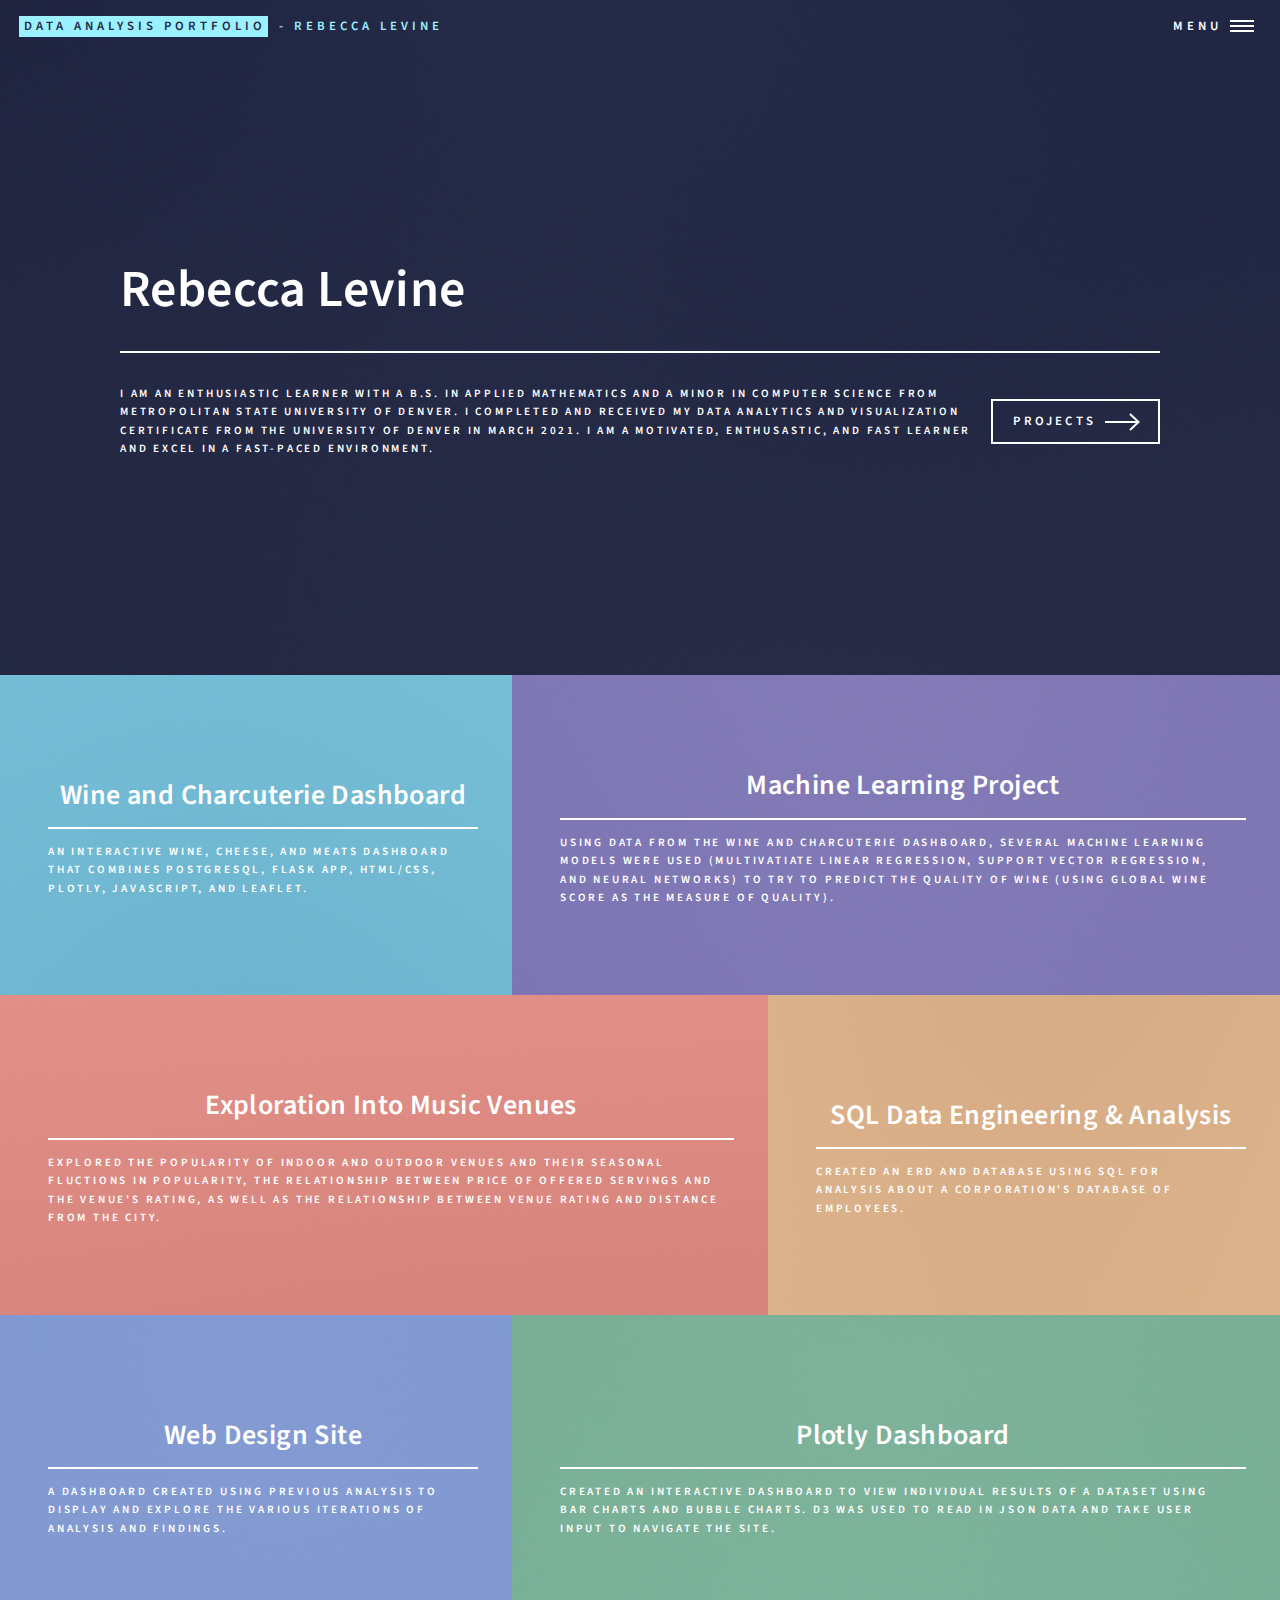
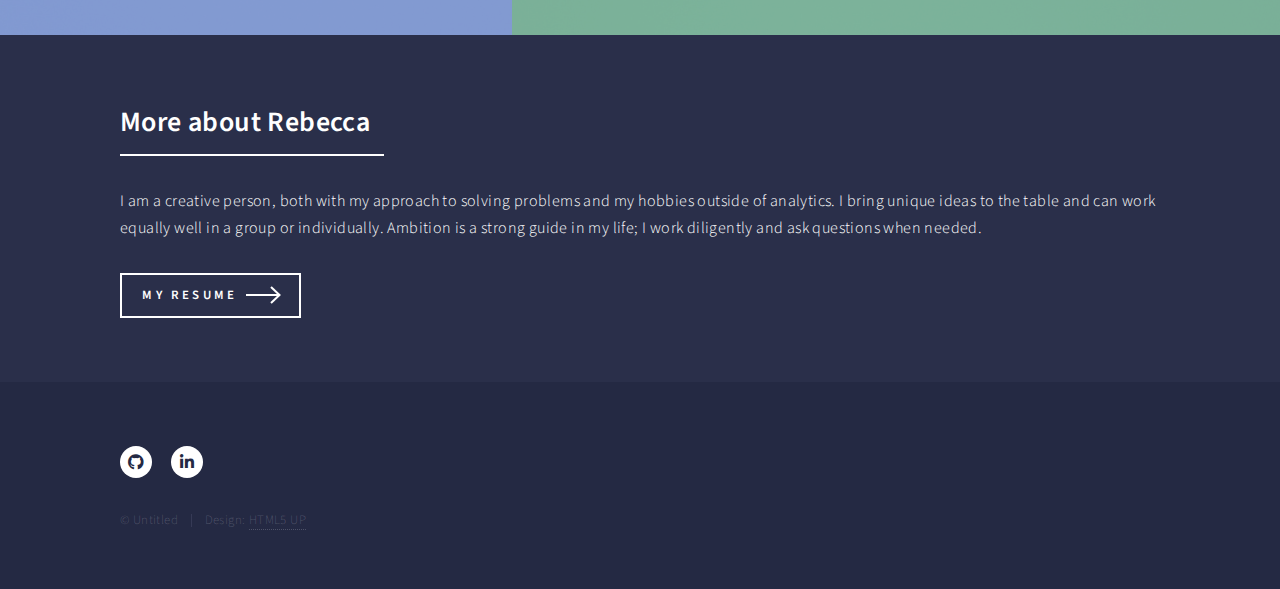
<file: index.html>
<!DOCTYPE HTML>
<!--
	Forty by HTML5 UP
	html5up.net | @ajlkn
	Free for personal and commercial use under the CCA 3.0 license (html5up.net/license)
-->
<html>
	<head>
		<title>Rebecca Levine Portfolio</title>
		<meta charset="utf-8" />
		<meta name="viewport" content="width=device-width, initial-scale=1, user-scalable=no" />
		<link rel="stylesheet" href="assets/css/main.css" />
		<noscript><link rel="stylesheet" href="assets/css/noscript.css" /></noscript>
	</head>
	<body class="is-preload">

		<!-- Wrapper -->
			<div id="wrapper">

				<!-- Header -->
					<header id="header" class="alt">
						<a href="index.html" class="logo"><strong>Data Analysis Portfolio</strong> <span>- Rebecca Levine</span></a>
						<nav>
							<a href="#menu">Menu</a>
						</nav>
					</header>

				<!-- Menu -->
					<nav id="menu">
						<ul class="links">
							<li><a href="index.html">Portfolio</a></li>
							<li><a href="generic.html">Resume</a></li>
							<!-- <li><a href="#">Links</a></li> -->
							<!-- <li><a href="elements.html">Elements</a></li> -->
						</ul>
						<!-- <ul class="actions stacked">
							<li><a href="#" class="button primary fit">Get Started</a></li>
							<li><a href="#" class="button fit">Log In</a></li>
						</ul> -->
					</nav>

				<!-- Banner -->
					<section id="banner" class="major">
						<div class="inner">
							<header class="major">
								<h1>Rebecca Levine</h1>
							</header>
							<div class="content">
								<p>I am an enthusiastic learner with a B.S. in Applied Mathematics and a minor in Computer Science from Metropolitan State University of Denver. I completed and received my Data Analytics and Visualization Certificate from the University of Denver in March 2021. I am a motivated, enthusastic, and fast learner and excel in a fast-paced environment.  </p>
								<ul class="actions">
									<li><a href="#one" class="button next scrolly">Projects</a></li>
								</ul>
							</div>
						</div>
					</section>

				<!-- Main -->
					<div id="main">

						<!-- One -->
							<section id="one" class="tiles">
								<article>
									<span class="image">
										<img src="images/pic01.jpg" alt="" />
									</span>
									<header class="major">
										<h3><a href="https://github.com/TempestCampbell/Wine-and-Charcuterie-Board.git" class="link">Wine and Charcuterie Dashboard</a></h3>
										<p>An interactive wine, cheese, and meats dashboard that combines PostgreSQL, Flask App, HTML/CSS, Plotly, JavaScript, and Leaflet.</p>
									</header>
								</article>
								<article>
									<span class="image">
										<img src="images/pic02.jpg" alt="" />
									</span>
									<header class="major">
										<h3><a href="https://github.com/TempestCampbell/Machine-Learning-Project.git" class="link">Machine Learning Project</a></h3>
										<p>Using data from the Wine and Charcuterie Dashboard, several machine learning models were used (Multivatiate Linear Regression, Support Vector Regression, and Neural Networks) to try to predict the quality of wine (using Global Wine Score as the measure of quality).</p>
									</header>
								</article>
								<article>
									<span class="image">
										<img src="images/pic03.jpg" alt="" />
									</span>
									<header class="major">
										<h3><a href="https://github.com/mattyk33/Exploration-Into-Music-Venues.git" class="link">Exploration Into Music Venues</a></h3>
										<p>Explored the popularity of indoor and outdoor venues and their seasonal fluctions in popularity, the relationship between price of offered servings and the venue's rating, as well as the relationship between venue rating and distance from the city. </p>
									</header>
								</article>
								<article>
									<span class="image">
										<img src="images/pic04.jpg" alt="" />
									</span>
									<header class="major">
										<h3><a href="https://github.com/RBLevine/SQL-Data-Engineering-and-Analysis.git" class="link">SQL Data Engineering & Analysis</a></h3>
										<p>Created an ERD and database using SQL for analysis about a corporation's database of employees.</p>
									</header>
								</article>
								<article>
									<span class="image">
										<img src="images/pic05.jpg" alt="" />
									</span>
									<header class="major">
										<h3><a href="https://github.com/RBLevine/Web-Design.git" class="link">Web Design Site</a></h3>
										<p>A dashboard created using previous analysis to display and explore the various iterations of analysis and findings.</p>
									</header>
								</article>
								<article>
									<span class="image">
										<img src="images/pic06.jpg" alt="" />
									</span>
									<header class="major">
										<h3><a href="https://github.com/RBLevine/Plotly-Dashboard.git" class="link">Plotly Dashboard</a></h3>
										<p>Created an interactive dashboard to view individual results of a dataset using bar charts and bubble charts. D3 was used to read in JSON data and take user input to navigate the site.</p>
									</header>
								</article>
							</section>

						<!-- Two -->
							<section id="two">
								<div class="inner">
									<header class="major">
										<h2>More about Rebecca</h2>
									</header>
									<p>I am a creative person, both with my approach to solving problems and my hobbies outside of analytics. I bring unique ideas to the table and can work equally well in a group or individually. Ambition is a strong guide in my life; I work diligently and ask questions when needed.</p>
									<ul class="actions">
										<li><a href="generic.html" class="button next">My Resume</a></li>
									</ul>
								</div>
							</section>

					</div>

				<!-- Contact
					<section id="contact">
						<div class="inner">
							<section>
								<form method="post" action="#">
									<div class="fields">
										<div class="field half">
											<label for="name">Name</label>
											<input type="text" name="name" id="name" />
										</div>
										<div class="field half">
											<label for="email">Email</label>
											<input type="text" name="email" id="email" />
										</div>
										<div class="field">
											<label for="message">Message</label>
											<textarea name="message" id="message" rows="6"></textarea>
										</div>
									</div>
									<ul class="actions">
										<li><input type="submit" value="Send Message" class="primary" /></li>
										<li><input type="reset" value="Clear" /></li>
									</ul>
								</form>
							</section>
							<section class="split">
								<section>
									<div class="contact-method">
										<span class="icon solid alt fa-envelope"></span>
										<h3>Email</h3>
										<a href="#">information@untitled.tld</a>
									</div>
								</section>
								<section>
									<div class="contact-method">
										<span class="icon solid alt fa-phone"></span>
										<h3>Phone</h3>
										<span>(000) 000-0000 x12387</span>
									</div>
								</section>
								<section>
									<div class="contact-method">
										<span class="icon solid alt fa-home"></span>
										<h3>Address</h3>
										<span>1234 Somewhere Road #5432<br />
										Nashville, TN 00000<br />
										United States of America</span>
									</div>
								</section>
							</section>
						</div>
					</section> -->

				<!-- Footer -->
					<footer id="footer">
						<div class="inner">
							<ul class="icons">
								<!-- <li><a href="#" class="icon brands alt fa-twitter"><span class="label">Twitter</span></a></li> -->
								<!-- <li><a href="#" class="icon brands alt fa-facebook-f"><span class="label">Facebook</span></a></li> -->
								<!-- <li><a href="#" class="icon brands alt fa-instagram"><span class="label">Instagram</span></a></li> -->
								<li><a href="https://github.com/RBLevine" class="icon brands alt fa-github"><span class="label">GitHub</span></a></li>
								<li><a href="https://www.linkedin.com/in/rebecca-levine-778500153/" class="icon brands alt fa-linkedin-in"><span class="label">LinkedIn</span></a></li>
							</ul>
							<ul class="copyright">
								<li>&copy; Untitled</li><li>Design: <a href="https://html5up.net">HTML5 UP</a></li>
							</ul>
						</div>
					</footer>

			</div>

		<!-- Scripts -->
			<script src="assets/js/jquery.min.js"></script>
			<script src="assets/js/jquery.scrolly.min.js"></script>
			<script src="assets/js/jquery.scrollex.min.js"></script>
			<script src="assets/js/browser.min.js"></script>
			<script src="assets/js/breakpoints.min.js"></script>
			<script src="assets/js/util.js"></script>
			<script src="assets/js/main.js"></script>

	</body>
</html>
</file>
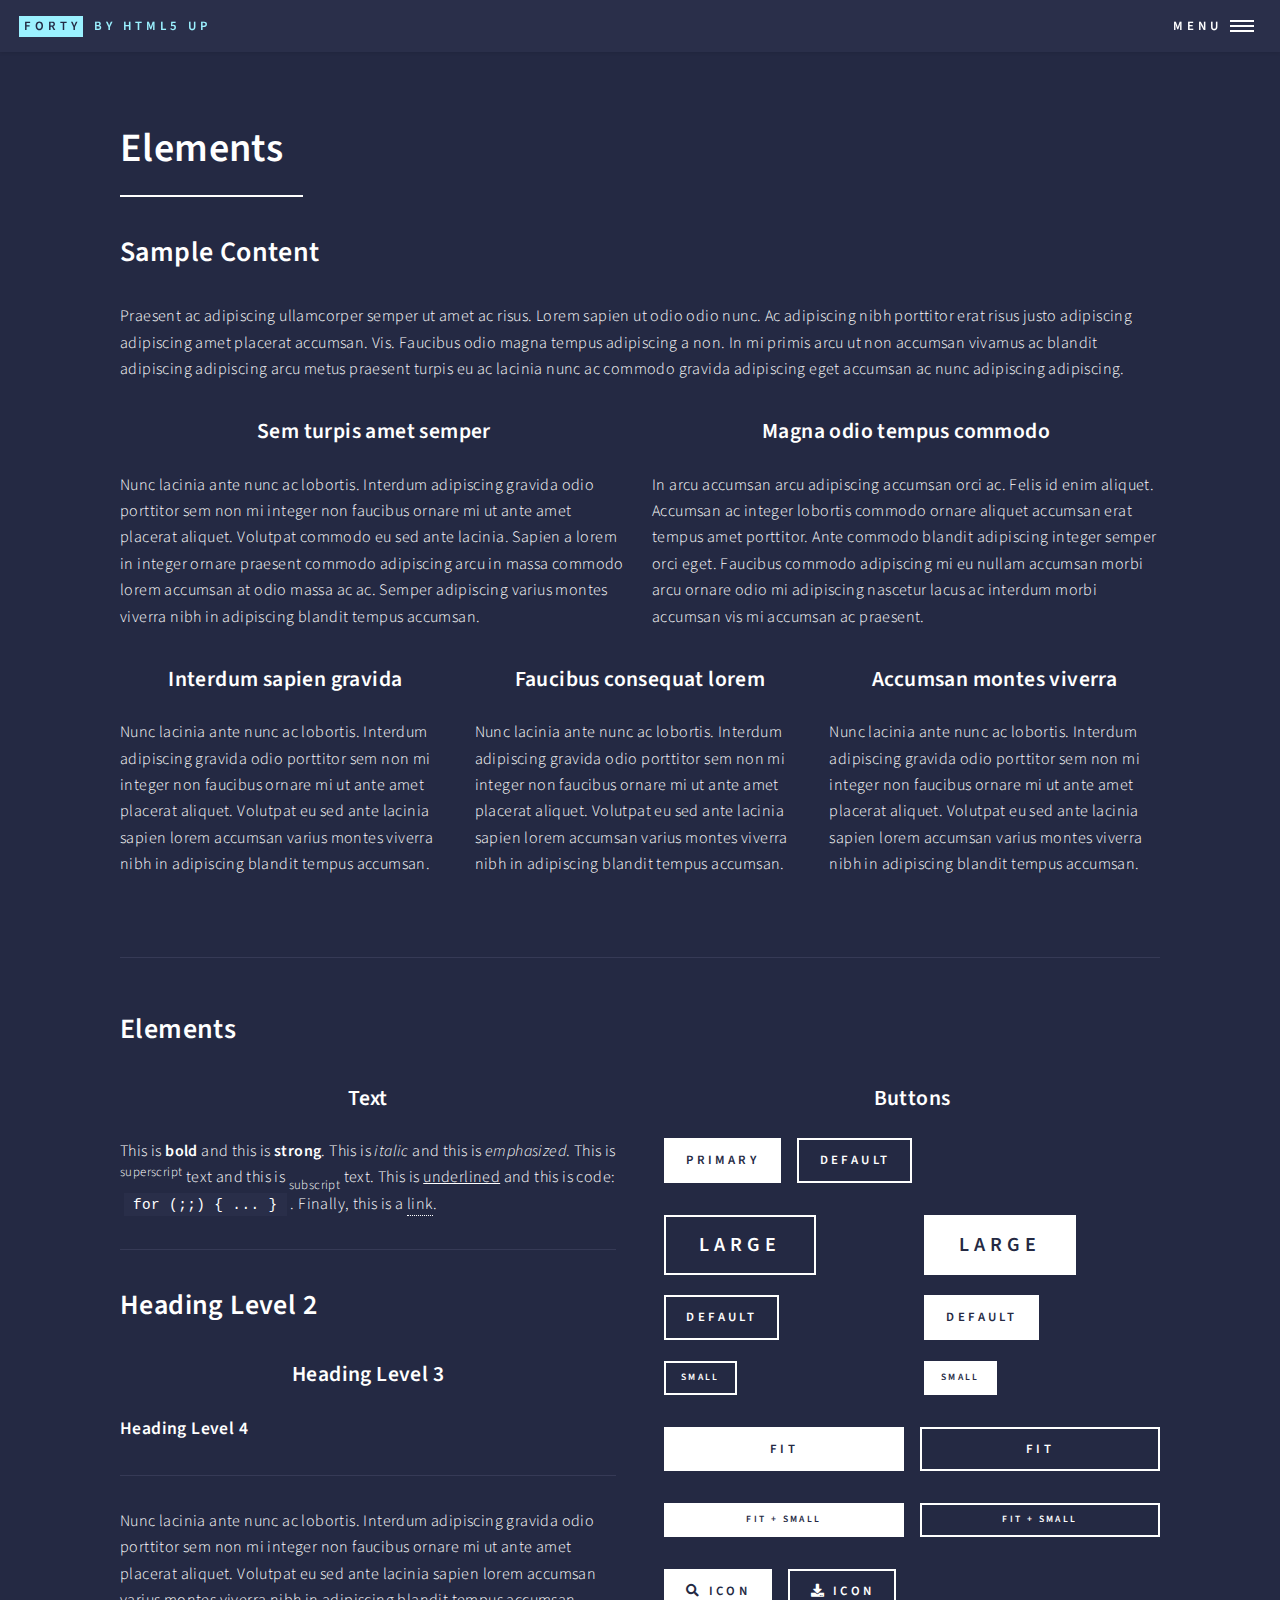
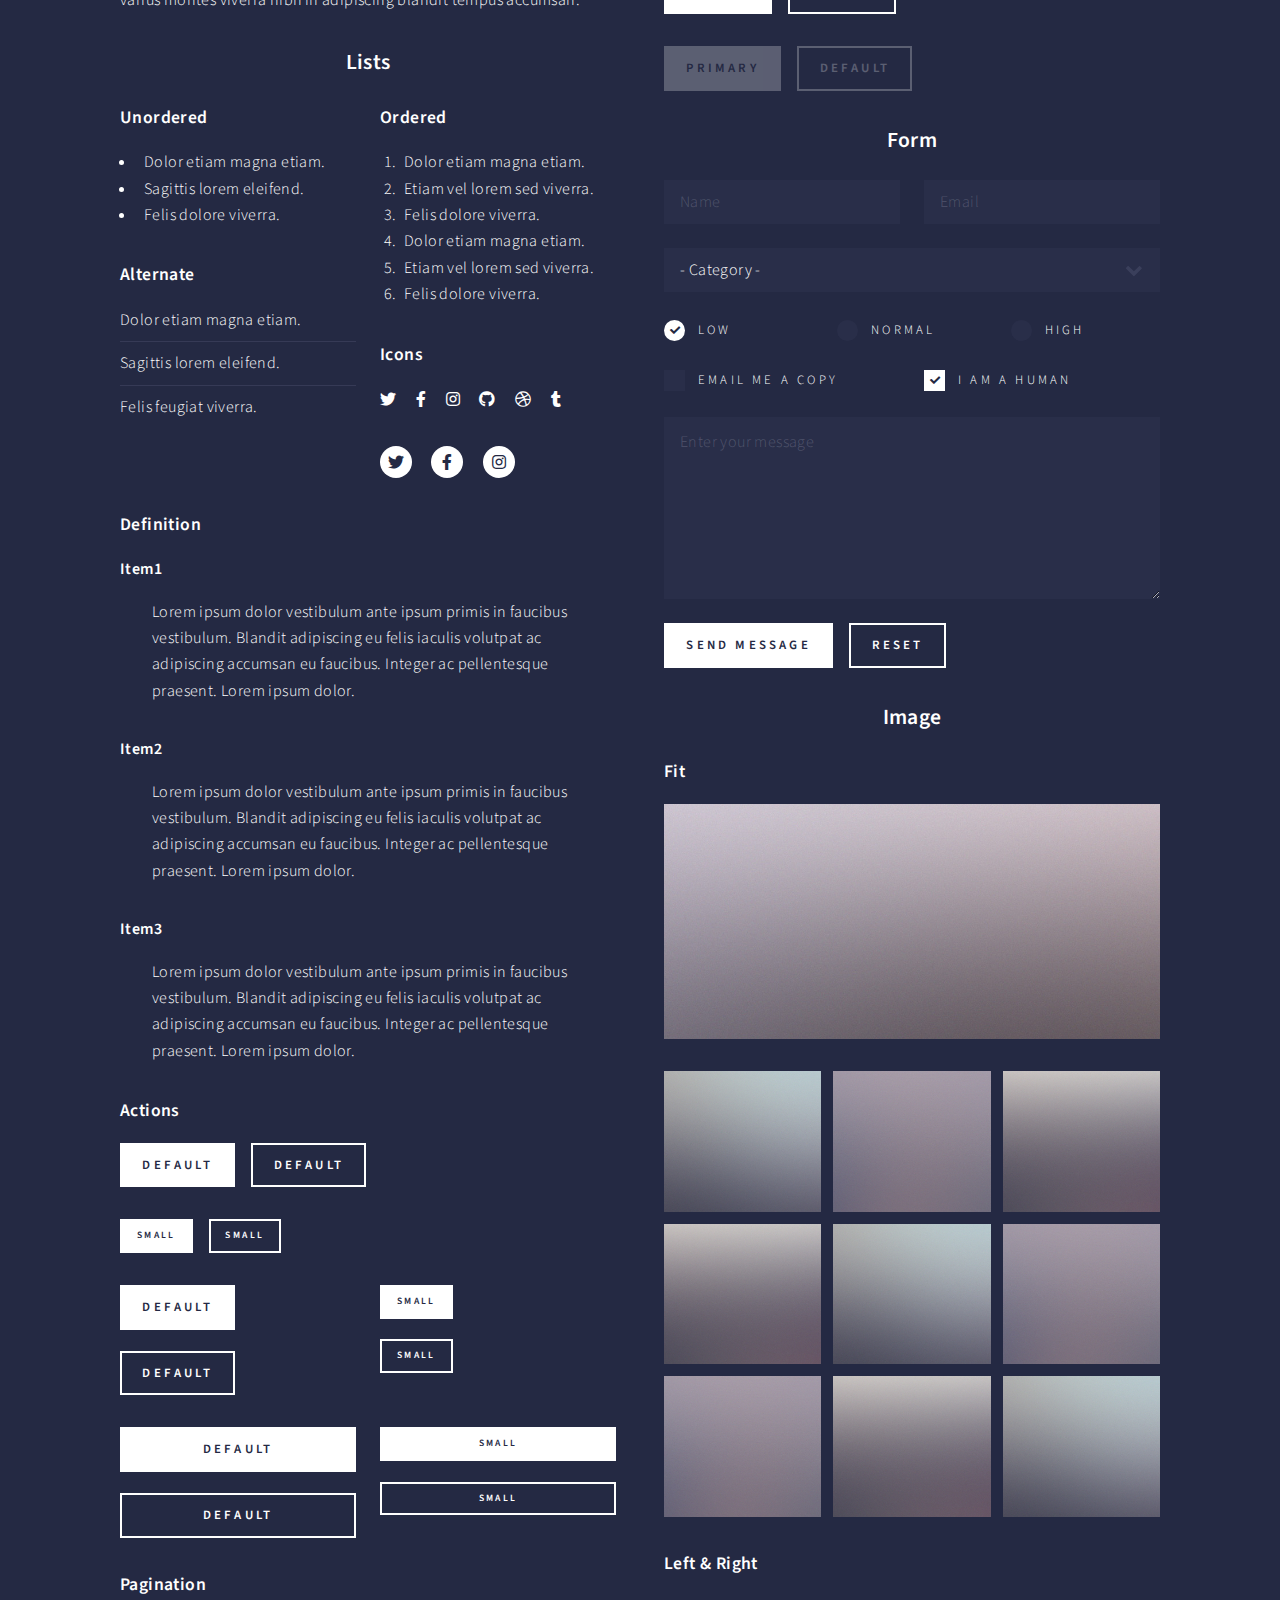
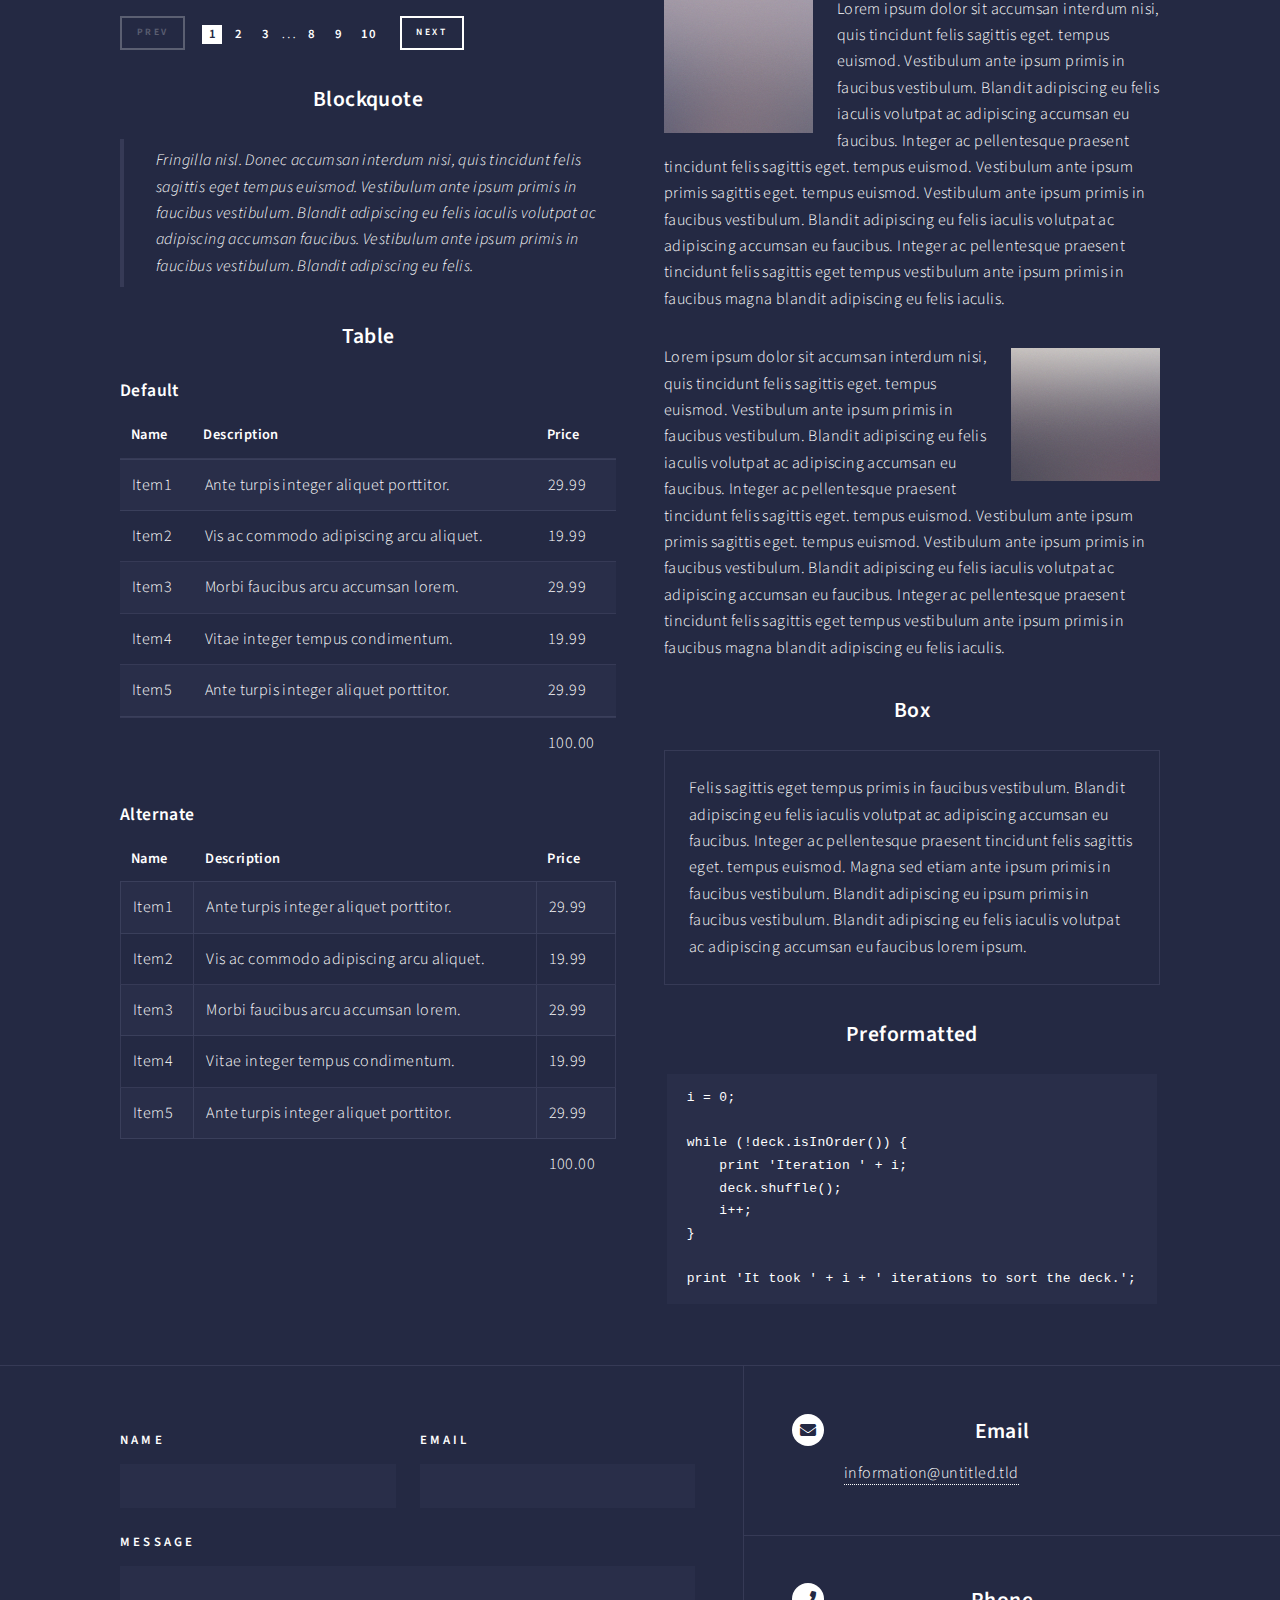
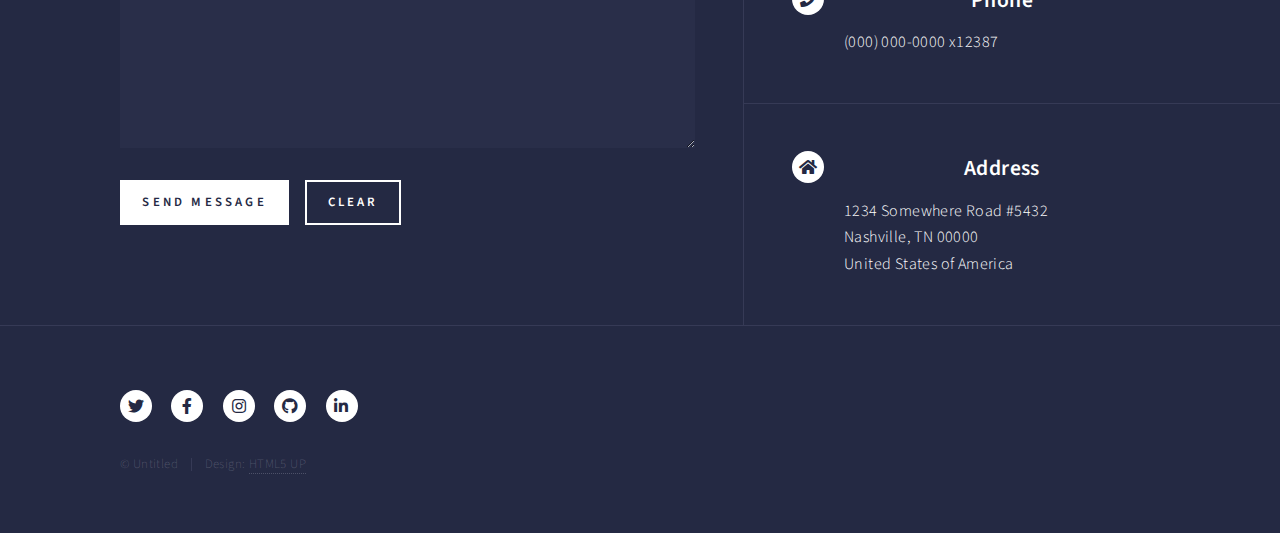
<file: elements.html>
<!DOCTYPE HTML>
<!--
	Forty by HTML5 UP
	html5up.net | @ajlkn
	Free for personal and commercial use under the CCA 3.0 license (html5up.net/license)
-->
<html>
	<head>
		<title>Elements - Forty by HTML5 UP</title>
		<meta charset="utf-8" />
		<meta name="viewport" content="width=device-width, initial-scale=1, user-scalable=no" />
		<link rel="stylesheet" href="assets/css/main.css" />
		<noscript><link rel="stylesheet" href="assets/css/noscript.css" /></noscript>
	</head>
	<body class="is-preload">

		<!-- Wrapper -->
			<div id="wrapper">

				<!-- Header -->
					<header id="header">
						<a href="index.html" class="logo"><strong>Forty</strong> <span>by HTML5 UP</span></a>
						<nav>
							<a href="#menu">Menu</a>
						</nav>
					</header>

				<!-- Menu -->
					<nav id="menu">
						<ul class="links">
							<li><a href="index.html">Home</a></li>
							<li><a href="landing.html">Landing</a></li>
							<li><a href="generic.html">Generic</a></li>
							<li><a href="elements.html">Elements</a></li>
						</ul>
						<ul class="actions stacked">
							<li><a href="#" class="button primary fit">Get Started</a></li>
							<li><a href="#" class="button fit">Log In</a></li>
						</ul>
					</nav>

				<!-- Main -->
					<div id="main" class="alt">

						<!-- One -->
							<section id="one">
								<div class="inner">
									<header class="major">
										<h1>Elements</h1>
									</header>

									<!-- Content -->
										<h2 id="content">Sample Content</h2>
										<p>Praesent ac adipiscing ullamcorper semper ut amet ac risus. Lorem sapien ut odio odio nunc. Ac adipiscing nibh porttitor erat risus justo adipiscing adipiscing amet placerat accumsan. Vis. Faucibus odio magna tempus adipiscing a non. In mi primis arcu ut non accumsan vivamus ac blandit adipiscing adipiscing arcu metus praesent turpis eu ac lacinia nunc ac commodo gravida adipiscing eget accumsan ac nunc adipiscing adipiscing.</p>
										<div class="row">
											<div class="col-6 col-12-small">
												<h3>Sem turpis amet semper</h3>
												<p>Nunc lacinia ante nunc ac lobortis. Interdum adipiscing gravida odio porttitor sem non mi integer non faucibus ornare mi ut ante amet placerat aliquet. Volutpat commodo eu sed ante lacinia. Sapien a lorem in integer ornare praesent commodo adipiscing arcu in massa commodo lorem accumsan at odio massa ac ac. Semper adipiscing varius montes viverra nibh in adipiscing blandit tempus accumsan.</p>
											</div>
											<div class="col-6 col-12-small">
												<h3>Magna odio tempus commodo</h3>
												<p>In arcu accumsan arcu adipiscing accumsan orci ac. Felis id enim aliquet. Accumsan ac integer lobortis commodo ornare aliquet accumsan erat tempus amet porttitor. Ante commodo blandit adipiscing integer semper orci eget. Faucibus commodo adipiscing mi eu nullam accumsan morbi arcu ornare odio mi adipiscing nascetur lacus ac interdum morbi accumsan vis mi accumsan ac praesent.</p>
											</div>
											<!-- Break -->
											<div class="col-4 col-12-medium">
												<h3>Interdum sapien gravida</h3>
												<p>Nunc lacinia ante nunc ac lobortis. Interdum adipiscing gravida odio porttitor sem non mi integer non faucibus ornare mi ut ante amet placerat aliquet. Volutpat eu sed ante lacinia sapien lorem accumsan varius montes viverra nibh in adipiscing blandit tempus accumsan.</p>
											</div>
											<div class="col-4 col-12-medium">
												<h3>Faucibus consequat lorem</h3>
												<p>Nunc lacinia ante nunc ac lobortis. Interdum adipiscing gravida odio porttitor sem non mi integer non faucibus ornare mi ut ante amet placerat aliquet. Volutpat eu sed ante lacinia sapien lorem accumsan varius montes viverra nibh in adipiscing blandit tempus accumsan.</p>
											</div>
											<div class="col-4 col-12-medium">
												<h3>Accumsan montes viverra</h3>
												<p>Nunc lacinia ante nunc ac lobortis. Interdum adipiscing gravida odio porttitor sem non mi integer non faucibus ornare mi ut ante amet placerat aliquet. Volutpat eu sed ante lacinia sapien lorem accumsan varius montes viverra nibh in adipiscing blandit tempus accumsan.</p>
											</div>
										</div>

									<hr class="major" />

									<!-- Elements -->
										<h2 id="elements">Elements</h2>
										<div class="row gtr-200">
											<div class="col-6 col-12-medium">

												<!-- Text stuff -->
													<h3>Text</h3>
													<p>This is <b>bold</b> and this is <strong>strong</strong>. This is <i>italic</i> and this is <em>emphasized</em>.
													This is <sup>superscript</sup> text and this is <sub>subscript</sub> text.
													This is <u>underlined</u> and this is code: <code>for (;;) { ... }</code>.
													Finally, this is a <a href="#">link</a>.</p>
													<hr />
													<h2>Heading Level 2</h2>
													<h3>Heading Level 3</h3>
													<h4>Heading Level 4</h4>
													<hr />
													<p>Nunc lacinia ante nunc ac lobortis. Interdum adipiscing gravida odio porttitor sem non mi integer non faucibus ornare mi ut ante amet placerat aliquet. Volutpat eu sed ante lacinia sapien lorem accumsan varius montes viverra nibh in adipiscing blandit tempus accumsan.</p>

												<!-- Lists -->
													<h3>Lists</h3>
													<div class="row">
														<div class="col-6 col-12-small">

															<h4>Unordered</h4>
															<ul>
																<li>Dolor etiam magna etiam.</li>
																<li>Sagittis lorem eleifend.</li>
																<li>Felis dolore viverra.</li>
															</ul>

															<h4>Alternate</h4>
															<ul class="alt">
																<li>Dolor etiam magna etiam.</li>
																<li>Sagittis lorem eleifend.</li>
																<li>Felis feugiat viverra.</li>
															</ul>

														</div>
														<div class="col-6 col-12-small">

															<h4>Ordered</h4>
															<ol>
																<li>Dolor etiam magna etiam.</li>
																<li>Etiam vel lorem sed viverra.</li>
																<li>Felis dolore viverra.</li>
																<li>Dolor etiam magna etiam.</li>
																<li>Etiam vel lorem sed viverra.</li>
																<li>Felis dolore viverra.</li>
															</ol>

															<h4>Icons</h4>
															<ul class="icons">
																<li><a href="#" class="icon brands fa-twitter"><span class="label">Twitter</span></a></li>
																<li><a href="#" class="icon brands fa-facebook-f"><span class="label">Facebook</span></a></li>
																<li><a href="#" class="icon brands fa-instagram"><span class="label">Instagram</span></a></li>
																<li><a href="#" class="icon brands fa-github"><span class="label">Github</span></a></li>
																<li><a href="#" class="icon brands fa-dribbble"><span class="label">Dribbble</span></a></li>
																<li><a href="#" class="icon brands fa-tumblr"><span class="label">Tumblr</span></a></li>
															</ul>
															<ul class="icons">
																<li><a href="#" class="icon brands alt fa-twitter"><span class="label">Twitter</span></a></li>
																<li><a href="#" class="icon brands alt fa-facebook-f"><span class="label">Facebook</span></a></li>
																<li><a href="#" class="icon brands alt fa-instagram"><span class="label">Instagram</span></a></li>
															</ul>

														</div>
													</div>
													<h4>Definition</h4>
													<dl>
														<dt>Item1</dt>
														<dd>
															<p>Lorem ipsum dolor vestibulum ante ipsum primis in faucibus vestibulum. Blandit adipiscing eu felis iaculis volutpat ac adipiscing accumsan eu faucibus. Integer ac pellentesque praesent. Lorem ipsum dolor.</p>
														</dd>
														<dt>Item2</dt>
														<dd>
															<p>Lorem ipsum dolor vestibulum ante ipsum primis in faucibus vestibulum. Blandit adipiscing eu felis iaculis volutpat ac adipiscing accumsan eu faucibus. Integer ac pellentesque praesent. Lorem ipsum dolor.</p>
														</dd>
														<dt>Item3</dt>
														<dd>
															<p>Lorem ipsum dolor vestibulum ante ipsum primis in faucibus vestibulum. Blandit adipiscing eu felis iaculis volutpat ac adipiscing accumsan eu faucibus. Integer ac pellentesque praesent. Lorem ipsum dolor.</p>
														</dd>
													</dl>

													<h4>Actions</h4>
													<ul class="actions">
														<li><a href="#" class="button primary">Default</a></li>
														<li><a href="#" class="button">Default</a></li>
													</ul>
													<ul class="actions small">
														<li><a href="#" class="button primary small">Small</a></li>
														<li><a href="#" class="button small">Small</a></li>
													</ul>
													<div class="row">
														<div class="col-6 col-12-small">
															<ul class="actions stacked">
																<li><a href="#" class="button primary">Default</a></li>
																<li><a href="#" class="button">Default</a></li>
															</ul>
														</div>
														<div class="col-6 col-12-small">
															<ul class="actions stacked">
																<li><a href="#" class="button primary small">Small</a></li>
																<li><a href="#" class="button small">Small</a></li>
															</ul>
														</div>
														<div class="col-6 col-12-small">
															<ul class="actions stacked">
																<li><a href="#" class="button primary fit">Default</a></li>
																<li><a href="#" class="button fit">Default</a></li>
															</ul>
														</div>
														<div class="col-6 col-12-small">
															<ul class="actions stacked">
																<li><a href="#" class="button primary small fit">Small</a></li>
																<li><a href="#" class="button small fit">Small</a></li>
															</ul>
														</div>
													</div>

													<h4>Pagination</h4>
													<ul class="pagination">
														<li><span class="button small disabled">Prev</span></li>
														<li><a href="#" class="page active">1</a></li>
														<li><a href="#" class="page">2</a></li>
														<li><a href="#" class="page">3</a></li>
														<li><span>&hellip;</span></li>
														<li><a href="#" class="page">8</a></li>
														<li><a href="#" class="page">9</a></li>
														<li><a href="#" class="page">10</a></li>
														<li><a href="#" class="button small">Next</a></li>
													</ul>

												<!-- Blockquote -->
													<h3>Blockquote</h3>
													<blockquote>Fringilla nisl. Donec accumsan interdum nisi, quis tincidunt felis sagittis eget tempus euismod. Vestibulum ante ipsum primis in faucibus vestibulum. Blandit adipiscing eu felis iaculis volutpat ac adipiscing accumsan faucibus. Vestibulum ante ipsum primis in faucibus vestibulum. Blandit adipiscing eu felis.</blockquote>

												<!-- Table -->
													<h3>Table</h3>

													<h4>Default</h4>
													<div class="table-wrapper">
														<table>
															<thead>
																<tr>
																	<th>Name</th>
																	<th>Description</th>
																	<th>Price</th>
																</tr>
															</thead>
															<tbody>
																<tr>
																	<td>Item1</td>
																	<td>Ante turpis integer aliquet porttitor.</td>
																	<td>29.99</td>
																</tr>
																<tr>
																	<td>Item2</td>
																	<td>Vis ac commodo adipiscing arcu aliquet.</td>
																	<td>19.99</td>
																</tr>
																<tr>
																	<td>Item3</td>
																	<td> Morbi faucibus arcu accumsan lorem.</td>
																	<td>29.99</td>
																</tr>
																<tr>
																	<td>Item4</td>
																	<td>Vitae integer tempus condimentum.</td>
																	<td>19.99</td>
																</tr>
																<tr>
																	<td>Item5</td>
																	<td>Ante turpis integer aliquet porttitor.</td>
																	<td>29.99</td>
																</tr>
															</tbody>
															<tfoot>
																<tr>
																	<td colspan="2"></td>
																	<td>100.00</td>
																</tr>
															</tfoot>
														</table>
													</div>

													<h4>Alternate</h4>
													<div class="table-wrapper">
														<table class="alt">
															<thead>
																<tr>
																	<th>Name</th>
																	<th>Description</th>
																	<th>Price</th>
																</tr>
															</thead>
															<tbody>
																<tr>
																	<td>Item1</td>
																	<td>Ante turpis integer aliquet porttitor.</td>
																	<td>29.99</td>
																</tr>
																<tr>
																	<td>Item2</td>
																	<td>Vis ac commodo adipiscing arcu aliquet.</td>
																	<td>19.99</td>
																</tr>
																<tr>
																	<td>Item3</td>
																	<td> Morbi faucibus arcu accumsan lorem.</td>
																	<td>29.99</td>
																</tr>
																<tr>
																	<td>Item4</td>
																	<td>Vitae integer tempus condimentum.</td>
																	<td>19.99</td>
																</tr>
																<tr>
																	<td>Item5</td>
																	<td>Ante turpis integer aliquet porttitor.</td>
																	<td>29.99</td>
																</tr>
															</tbody>
															<tfoot>
																<tr>
																	<td colspan="2"></td>
																	<td>100.00</td>
																</tr>
															</tfoot>
														</table>
													</div>

											</div>
											<div class="col-6 col-12-medium">

												<!-- Buttons -->
													<h3>Buttons</h3>
													<ul class="actions">
														<li><a href="#" class="button primary">Primary</a></li>
														<li><a href="#" class="button">Default</a></li>
													</ul>
													<div class="row">
														<div class="col-6 col-12-xsmall">
															<ul class="actions stacked">
																<li><a href="#" class="button large">Large</a></li>
																<li><a href="#" class="button">Default</a></li>
																<li><a href="#" class="button small">Small</a></li>
															</ul>
														</div>
														<div class="col-6 col-12-xsmall">
															<ul class="actions stacked">
																<li><a href="#" class="button primary large">Large</a></li>
																<li><a href="#" class="button primary">Default</a></li>
																<li><a href="#" class="button primary small">Small</a></li>
															</ul>
														</div>
													</div>
													<ul class="actions fit">
														<li><a href="#" class="button primary fit">Fit</a></li>
														<li><a href="#" class="button fit">Fit</a></li>
													</ul>
													<ul class="actions fit small">
														<li><a href="#" class="button primary fit small">Fit + Small</a></li>
														<li><a href="#" class="button fit small">Fit + Small</a></li>
													</ul>
													<ul class="actions">
														<li><a href="#" class="button primary icon solid fa-search">Icon</a></li>
														<li><a href="#" class="button icon solid fa-download">Icon</a></li>
													</ul>
													<ul class="actions">
														<li><span class="button primary disabled">Primary</span></li>
														<li><span class="button disabled">Default</span></li>
													</ul>

												<!-- Form -->
													<h3>Form</h3>

													<form method="post" action="#">
														<div class="row gtr-uniform">
															<div class="col-6 col-12-xsmall">
																<input type="text" name="demo-name" id="demo-name" value="" placeholder="Name" />
															</div>
															<div class="col-6 col-12-xsmall">
																<input type="email" name="demo-email" id="demo-email" value="" placeholder="Email" />
															</div>
															<!-- Break -->
															<div class="col-12">
																<select name="demo-category" id="demo-category">
																	<option value="">- Category -</option>
																	<option value="1">Manufacturing</option>
																	<option value="1">Shipping</option>
																	<option value="1">Administration</option>
																	<option value="1">Human Resources</option>
																</select>
															</div>
															<!-- Break -->
															<div class="col-4 col-12-small">
																<input type="radio" id="demo-priority-low" name="demo-priority" checked>
																<label for="demo-priority-low">Low</label>
															</div>
															<div class="col-4 col-12-small">
																<input type="radio" id="demo-priority-normal" name="demo-priority">
																<label for="demo-priority-normal">Normal</label>
															</div>
															<div class="col-4 col-12-small">
																<input type="radio" id="demo-priority-high" name="demo-priority">
																<label for="demo-priority-high">High</label>
															</div>
															<!-- Break -->
															<div class="col-6 col-12-small">
																<input type="checkbox" id="demo-copy" name="demo-copy">
																<label for="demo-copy">Email me a copy</label>
															</div>
															<div class="col-6 col-12-small">
																<input type="checkbox" id="demo-human" name="demo-human" checked>
																<label for="demo-human">I am a human</label>
															</div>
															<!-- Break -->
															<div class="col-12">
																<textarea name="demo-message" id="demo-message" placeholder="Enter your message" rows="6"></textarea>
															</div>
															<!-- Break -->
															<div class="col-12">
																<ul class="actions">
																	<li><input type="submit" value="Send Message" class="primary" /></li>
																	<li><input type="reset" value="Reset" /></li>
																</ul>
															</div>
														</div>
													</form>

												<!-- Image -->
													<h3>Image</h3>

													<h4>Fit</h4>
													<span class="image fit"><img src="images/pic03.jpg" alt="" /></span>
													<div class="box alt">
														<div class="row gtr-50 gtr-uniform">
															<div class="col-4"><span class="image fit"><img src="images/pic08.jpg" alt="" /></span></div>
															<div class="col-4"><span class="image fit"><img src="images/pic09.jpg" alt="" /></span></div>
															<div class="col-4"><span class="image fit"><img src="images/pic10.jpg" alt="" /></span></div>
															<!-- Break -->
															<div class="col-4"><span class="image fit"><img src="images/pic10.jpg" alt="" /></span></div>
															<div class="col-4"><span class="image fit"><img src="images/pic08.jpg" alt="" /></span></div>
															<div class="col-4"><span class="image fit"><img src="images/pic09.jpg" alt="" /></span></div>
															<!-- Break -->
															<div class="col-4"><span class="image fit"><img src="images/pic09.jpg" alt="" /></span></div>
															<div class="col-4"><span class="image fit"><img src="images/pic10.jpg" alt="" /></span></div>
															<div class="col-4"><span class="image fit"><img src="images/pic08.jpg" alt="" /></span></div>
														</div>
													</div>

													<h4>Left &amp; Right</h4>
													<p><span class="image left"><img src="images/pic09.jpg" alt="" /></span>Lorem ipsum dolor sit accumsan interdum nisi, quis tincidunt felis sagittis eget. tempus euismod. Vestibulum ante ipsum primis in faucibus vestibulum. Blandit adipiscing eu felis iaculis volutpat ac adipiscing accumsan eu faucibus. Integer ac pellentesque praesent tincidunt felis sagittis eget. tempus euismod. Vestibulum ante ipsum primis sagittis eget. tempus euismod. Vestibulum ante ipsum primis in faucibus vestibulum. Blandit adipiscing eu felis iaculis volutpat ac adipiscing accumsan eu faucibus. Integer ac pellentesque praesent tincidunt felis sagittis eget tempus vestibulum ante ipsum primis in faucibus magna blandit adipiscing eu felis iaculis.</p>
													<p><span class="image right"><img src="images/pic10.jpg" alt="" /></span>Lorem ipsum dolor sit accumsan interdum nisi, quis tincidunt felis sagittis eget. tempus euismod. Vestibulum ante ipsum primis in faucibus vestibulum. Blandit adipiscing eu felis iaculis volutpat ac adipiscing accumsan eu faucibus. Integer ac pellentesque praesent tincidunt felis sagittis eget. tempus euismod. Vestibulum ante ipsum primis sagittis eget. tempus euismod. Vestibulum ante ipsum primis in faucibus vestibulum. Blandit adipiscing eu felis iaculis volutpat ac adipiscing accumsan eu faucibus. Integer ac pellentesque praesent tincidunt felis sagittis eget tempus vestibulum ante ipsum primis in faucibus magna blandit adipiscing eu felis iaculis.</p>

												<!-- Box -->
													<h3>Box</h3>
													<div class="box">
														<p>Felis sagittis eget tempus primis in faucibus vestibulum. Blandit adipiscing eu felis iaculis volutpat ac adipiscing accumsan eu faucibus. Integer ac pellentesque praesent tincidunt felis sagittis eget. tempus euismod. Magna sed etiam ante ipsum primis in faucibus vestibulum. Blandit adipiscing eu ipsum primis in faucibus vestibulum. Blandit adipiscing eu felis iaculis volutpat ac adipiscing accumsan eu faucibus lorem ipsum.</p>
													</div>

												<!-- Preformatted Code -->
													<h3>Preformatted</h3>
													<pre><code>i = 0;

while (!deck.isInOrder()) {
    print 'Iteration ' + i;
    deck.shuffle();
    i++;
}

print 'It took ' + i + ' iterations to sort the deck.';
</code></pre>

											</div>
										</div>

								</div>
							</section>

					</div>

				<!-- Contact -->
					<section id="contact">
						<div class="inner">
							<section>
								<form method="post" action="#">
									<div class="fields">
										<div class="field half">
											<label for="name">Name</label>
											<input type="text" name="name" id="name" />
										</div>
										<div class="field half">
											<label for="email">Email</label>
											<input type="text" name="email" id="email" />
										</div>
										<div class="field">
											<label for="message">Message</label>
											<textarea name="message" id="message" rows="6"></textarea>
										</div>
									</div>
									<ul class="actions">
										<li><input type="submit" value="Send Message" class="primary" /></li>
										<li><input type="reset" value="Clear" /></li>
									</ul>
								</form>
							</section>
							<section class="split">
								<section>
									<div class="contact-method">
										<span class="icon solid alt fa-envelope"></span>
										<h3>Email</h3>
										<a href="#">information@untitled.tld</a>
									</div>
								</section>
								<section>
									<div class="contact-method">
										<span class="icon solid alt fa-phone"></span>
										<h3>Phone</h3>
										<span>(000) 000-0000 x12387</span>
									</div>
								</section>
								<section>
									<div class="contact-method">
										<span class="icon solid alt fa-home"></span>
										<h3>Address</h3>
										<span>1234 Somewhere Road #5432<br />
										Nashville, TN 00000<br />
										United States of America</span>
									</div>
								</section>
							</section>
						</div>
					</section>

				<!-- Footer -->
					<footer id="footer">
						<div class="inner">
							<ul class="icons">
								<li><a href="#" class="icon brands alt fa-twitter"><span class="label">Twitter</span></a></li>
								<li><a href="#" class="icon brands alt fa-facebook-f"><span class="label">Facebook</span></a></li>
								<li><a href="#" class="icon brands alt fa-instagram"><span class="label">Instagram</span></a></li>
								<li><a href="#" class="icon brands alt fa-github"><span class="label">GitHub</span></a></li>
								<li><a href="#" class="icon brands alt fa-linkedin-in"><span class="label">LinkedIn</span></a></li>
							</ul>
							<ul class="copyright">
								<li>&copy; Untitled</li><li>Design: <a href="https://html5up.net">HTML5 UP</a></li>
							</ul>
						</div>
					</footer>

			</div>

		<!-- Scripts -->
			<script src="assets/js/jquery.min.js"></script>
			<script src="assets/js/jquery.scrolly.min.js"></script>
			<script src="assets/js/jquery.scrollex.min.js"></script>
			<script src="assets/js/browser.min.js"></script>
			<script src="assets/js/breakpoints.min.js"></script>
			<script src="assets/js/util.js"></script>
			<script src="assets/js/main.js"></script>

	</body>
</html>
</file>
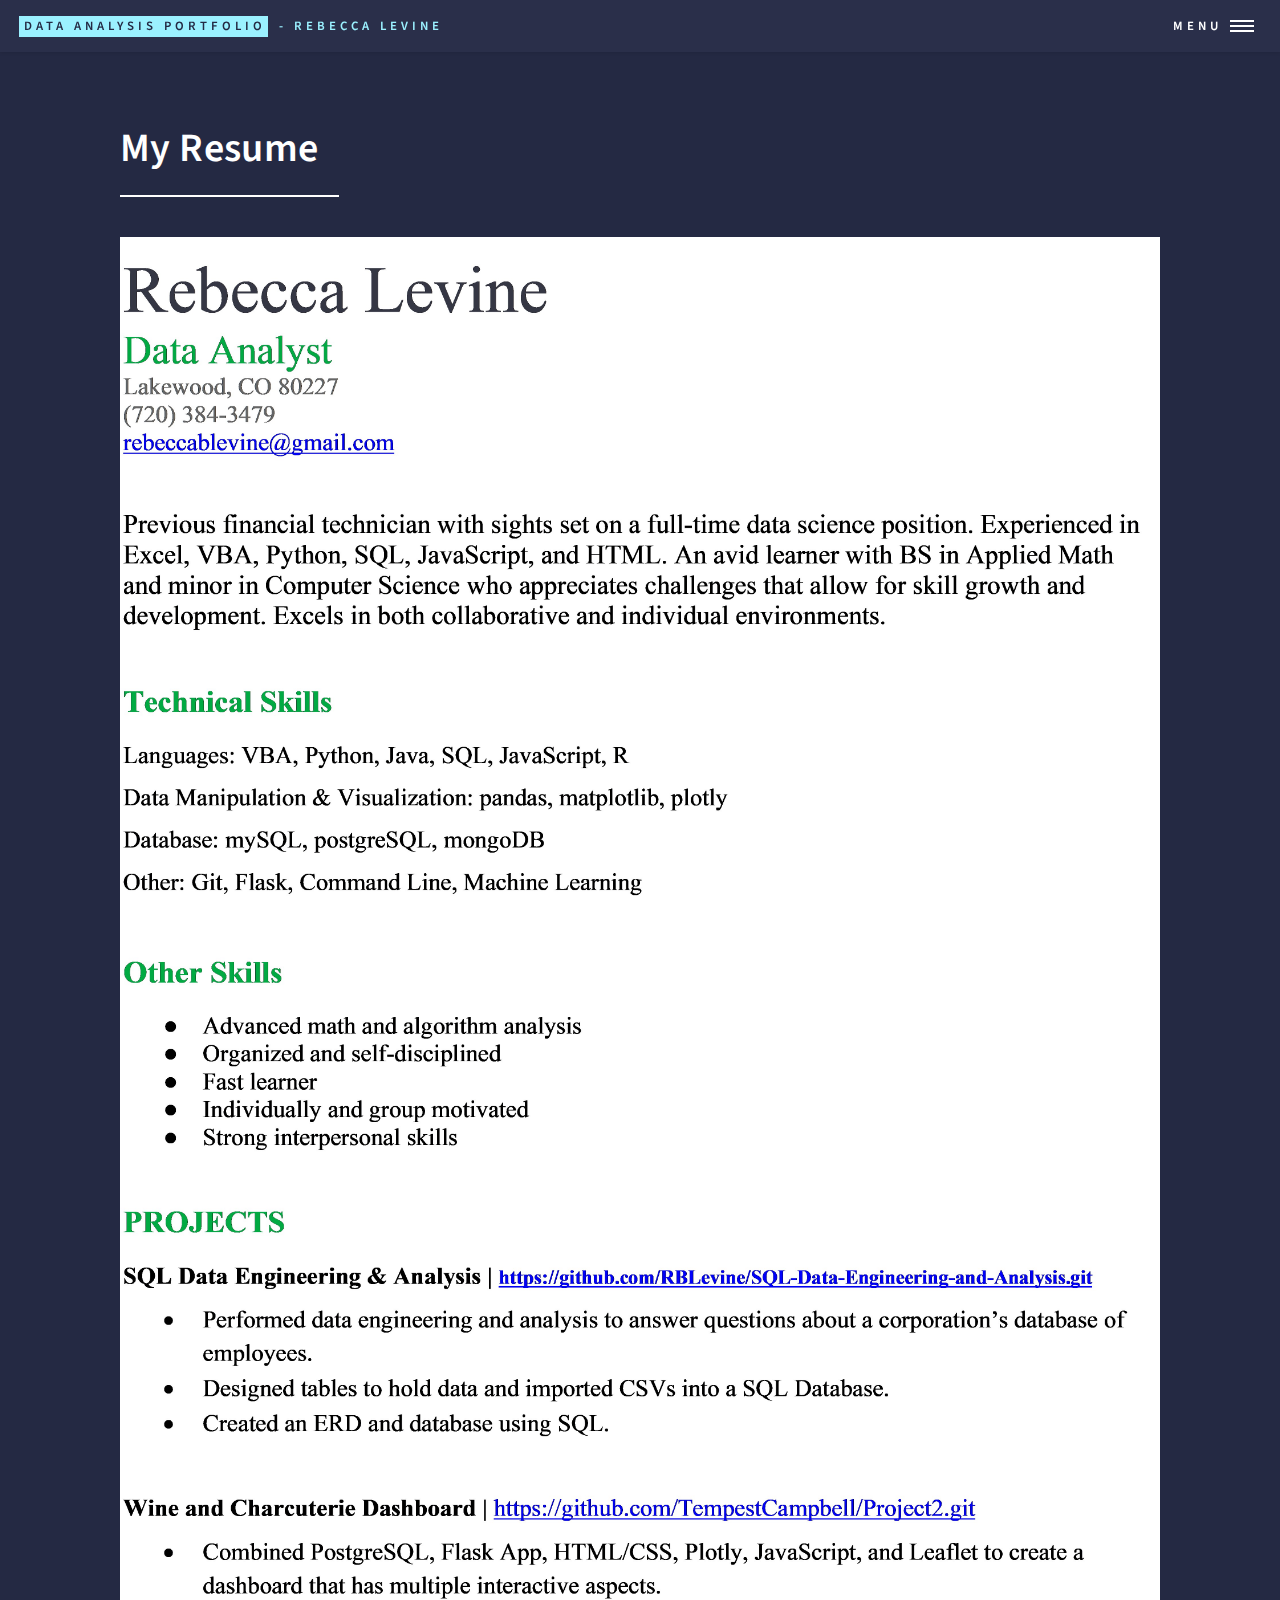
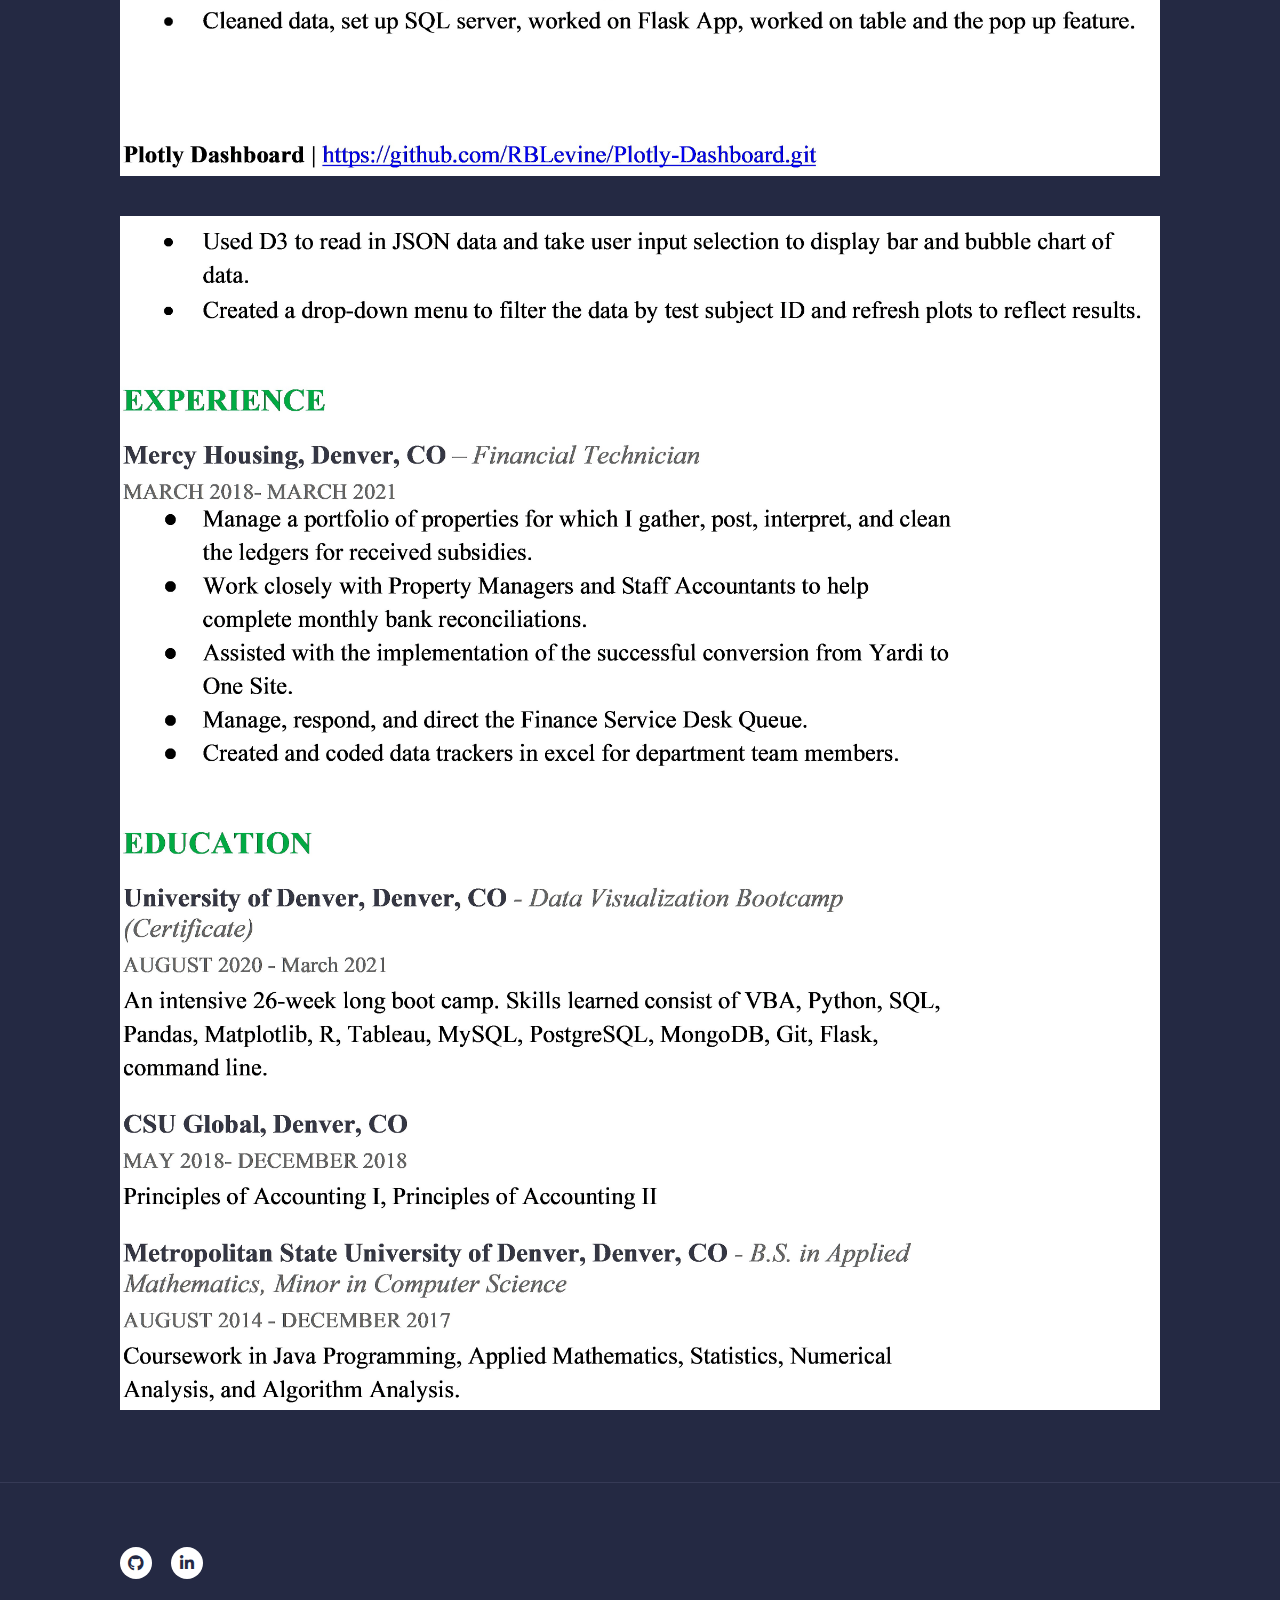
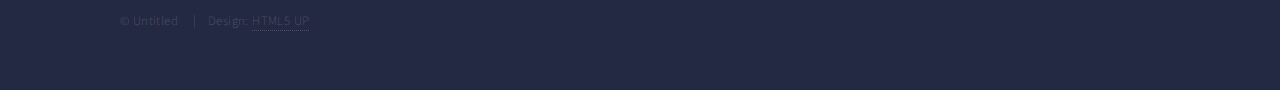
<file: generic.html>
<!DOCTYPE HTML>
<!--
	Forty by HTML5 UP
	html5up.net | @ajlkn
	Free for personal and commercial use under the CCA 3.0 license (html5up.net/license)
-->
<html>
	<head>
		<title>Rebecca Levine Portfolio</title>
		<meta charset="utf-8" />
		<meta name="viewport" content="width=device-width, initial-scale=1, user-scalable=no" />
		<link rel="stylesheet" href="assets/css/main.css" />
		<noscript><link rel="stylesheet" href="assets/css/noscript.css" /></noscript>
	</head>
	<body class="is-preload">

		<!-- Wrapper -->
			<div id="wrapper">

				<!-- Header -->
					<header id="header">
						<a href="index.html" class="logo"><strong>Data Analysis Portfolio</strong> <span>- Rebecca Levine</span></a>
						<nav>
							<a href="#menu">Menu</a>
						</nav>
					</header>

				<!-- Menu -->
					<nav id="menu">
						<ul class="links">
							<li><a href="index.html">Portfolio</a></li>
							<li><a href="generic.html">Resume</a></li>
							<!-- <li><a href="#">Links</a></li>
							<li><a href="elements.html">Elements</a></li> -->
						</ul>
						<!-- <ul class="actions stacked">
							<li><a href="#" class="button primary fit">Get Started</a></li>
							<li><a href="#" class="button fit">Log In</a></li>
						</ul> -->
					</nav>

				<!-- Main -->
					<div id="main" class="alt">

						<!-- One -->
							<section id="one">
								<div class="inner">
									<header class="major">
										<h1>My Resume</h1>
									</header>
									<span class="image main"><img src="images/Resume1.jpg" alt="" /></span>
									<span class="image main"><img src="images/Resume2.jpg" alt="" /></span>
								</div>
							</section>

					</div>

				<!-- Contact
					<section id="contact">
						<div class="inner">
							<section>
								<form method="post" action="#">
									<div class="fields">
										<div class="field half">
											<label for="name">Name</label>
											<input type="text" name="name" id="name" />
										</div>
										<div class="field half">
											<label for="email">Email</label>
											<input type="text" name="email" id="email" />
										</div>
										<div class="field">
											<label for="message">Message</label>
											<textarea name="message" id="message" rows="6"></textarea>
										</div>
									</div>
									<ul class="actions">
										<li><input type="submit" value="Send Message" class="primary" /></li>
										<li><input type="reset" value="Clear" /></li>
									</ul>
								</form>
							</section>
							<section class="split">
								<section>
									<div class="contact-method">
										<span class="icon solid alt fa-envelope"></span>
										<h3>Email</h3>
										<a href="#">information@untitled.tld</a>
									</div>
								</section>
								<section>
									<div class="contact-method">
										<span class="icon solid alt fa-phone"></span>
										<h3>Phone</h3>
										<span>(000) 000-0000 x12387</span>
									</div>
								</section>
								<section>
									<div class="contact-method">
										<span class="icon solid alt fa-home"></span>
										<h3>Address</h3>
										<span>1234 Somewhere Road #5432<br />
										Nashville, TN 00000<br />
										United States of America</span>
									</div>
								</section>
							</section>
						</div>
					</section> -->

				<!-- Footer -->
				<footer id="footer">
					<div class="inner">
						<ul class="icons">
							<!-- <li><a href="#" class="icon brands alt fa-twitter"><span class="label">Twitter</span></a></li> -->
							<!-- <li><a href="#" class="icon brands alt fa-facebook-f"><span class="label">Facebook</span></a></li> -->
							<!-- <li><a href="#" class="icon brands alt fa-instagram"><span class="label">Instagram</span></a></li> -->
							<li><a href="https://github.com/RBLevine" class="icon brands alt fa-github"><span
										class="label">GitHub</span></a></li>
							<li><a href="https://www.linkedin.com/in/rebecca-levine-778500153/"
									class="icon brands alt fa-linkedin-in"><span class="label">LinkedIn</span></a></li>
						</ul>
						<ul class="copyright">
							<li>&copy; Untitled</li>
							<li>Design: <a href="https://html5up.net">HTML5 UP</a></li>
						</ul>
					</div>
				</footer>

			</div>

		<!-- Scripts -->
			<script src="assets/js/jquery.min.js"></script>
			<script src="assets/js/jquery.scrolly.min.js"></script>
			<script src="assets/js/jquery.scrollex.min.js"></script>
			<script src="assets/js/browser.min.js"></script>
			<script src="assets/js/breakpoints.min.js"></script>
			<script src="assets/js/util.js"></script>
			<script src="assets/js/main.js"></script>

	</body>
</html>
</file>
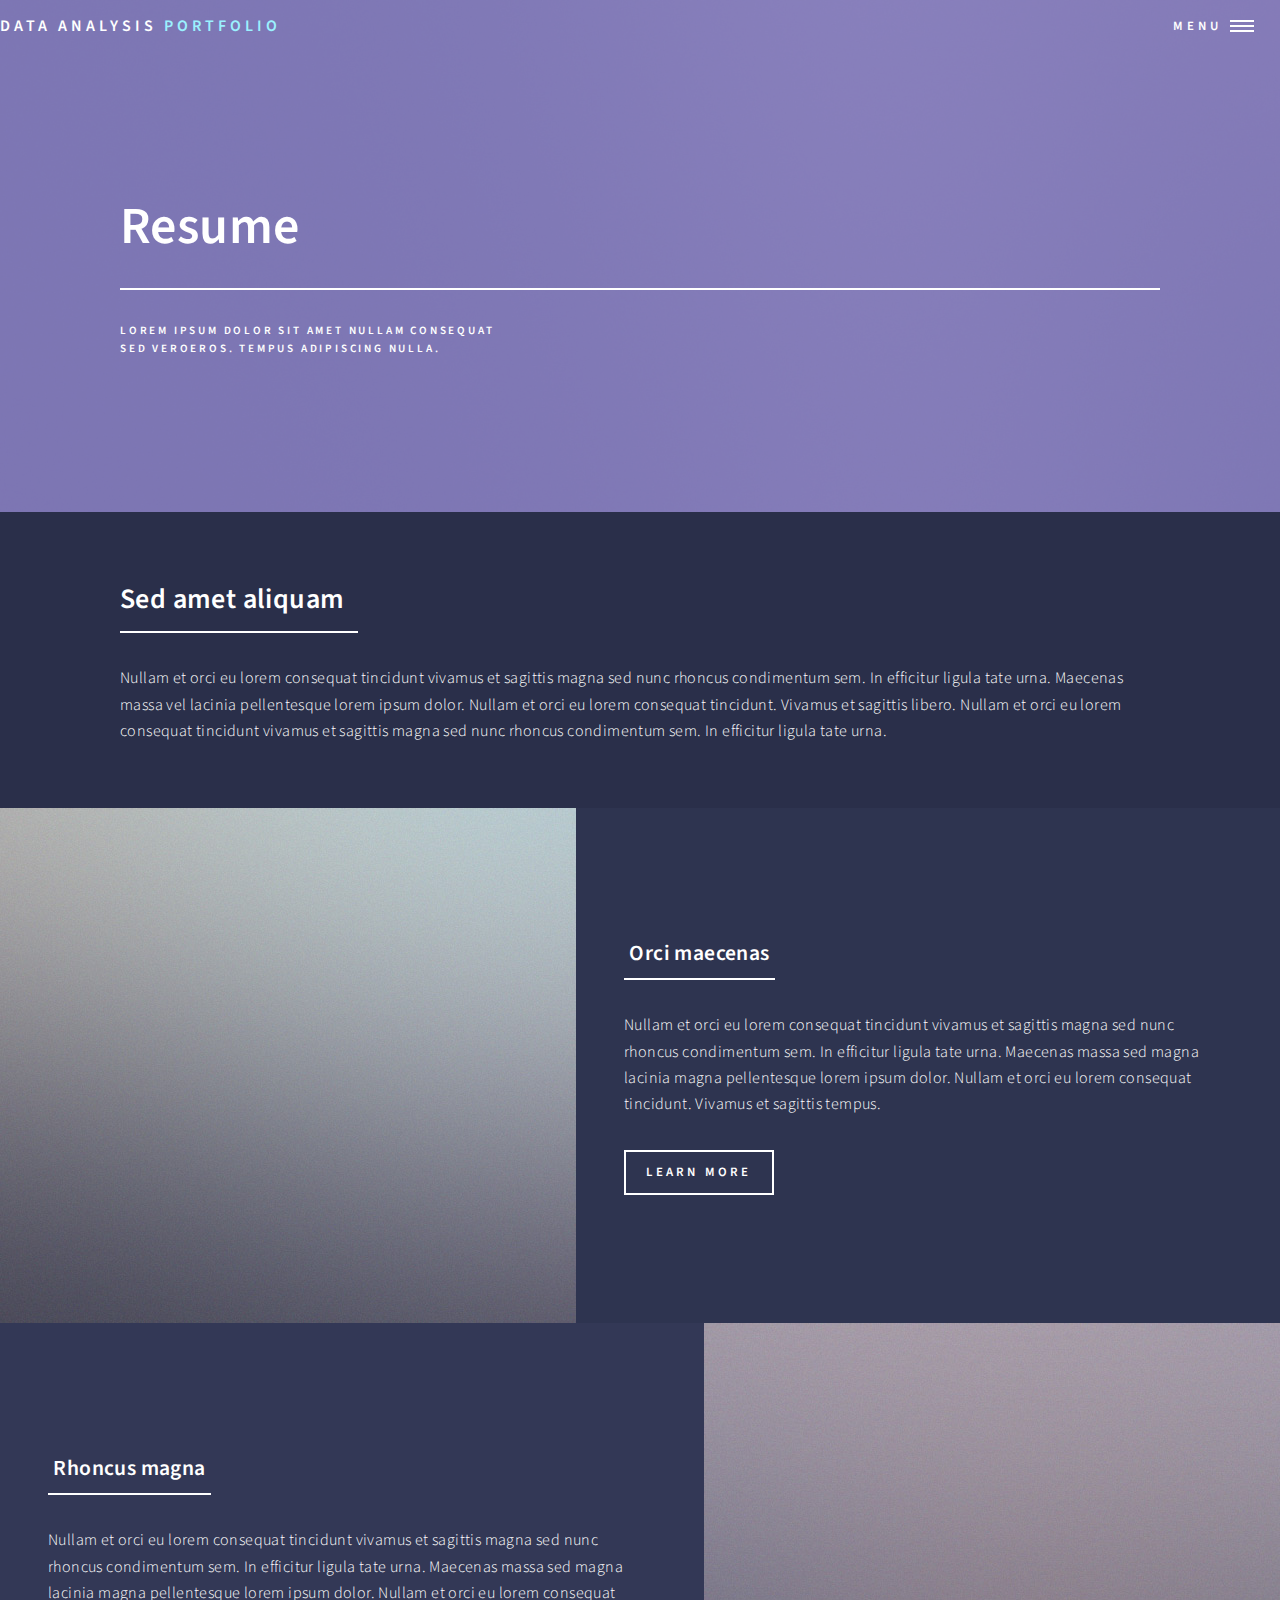
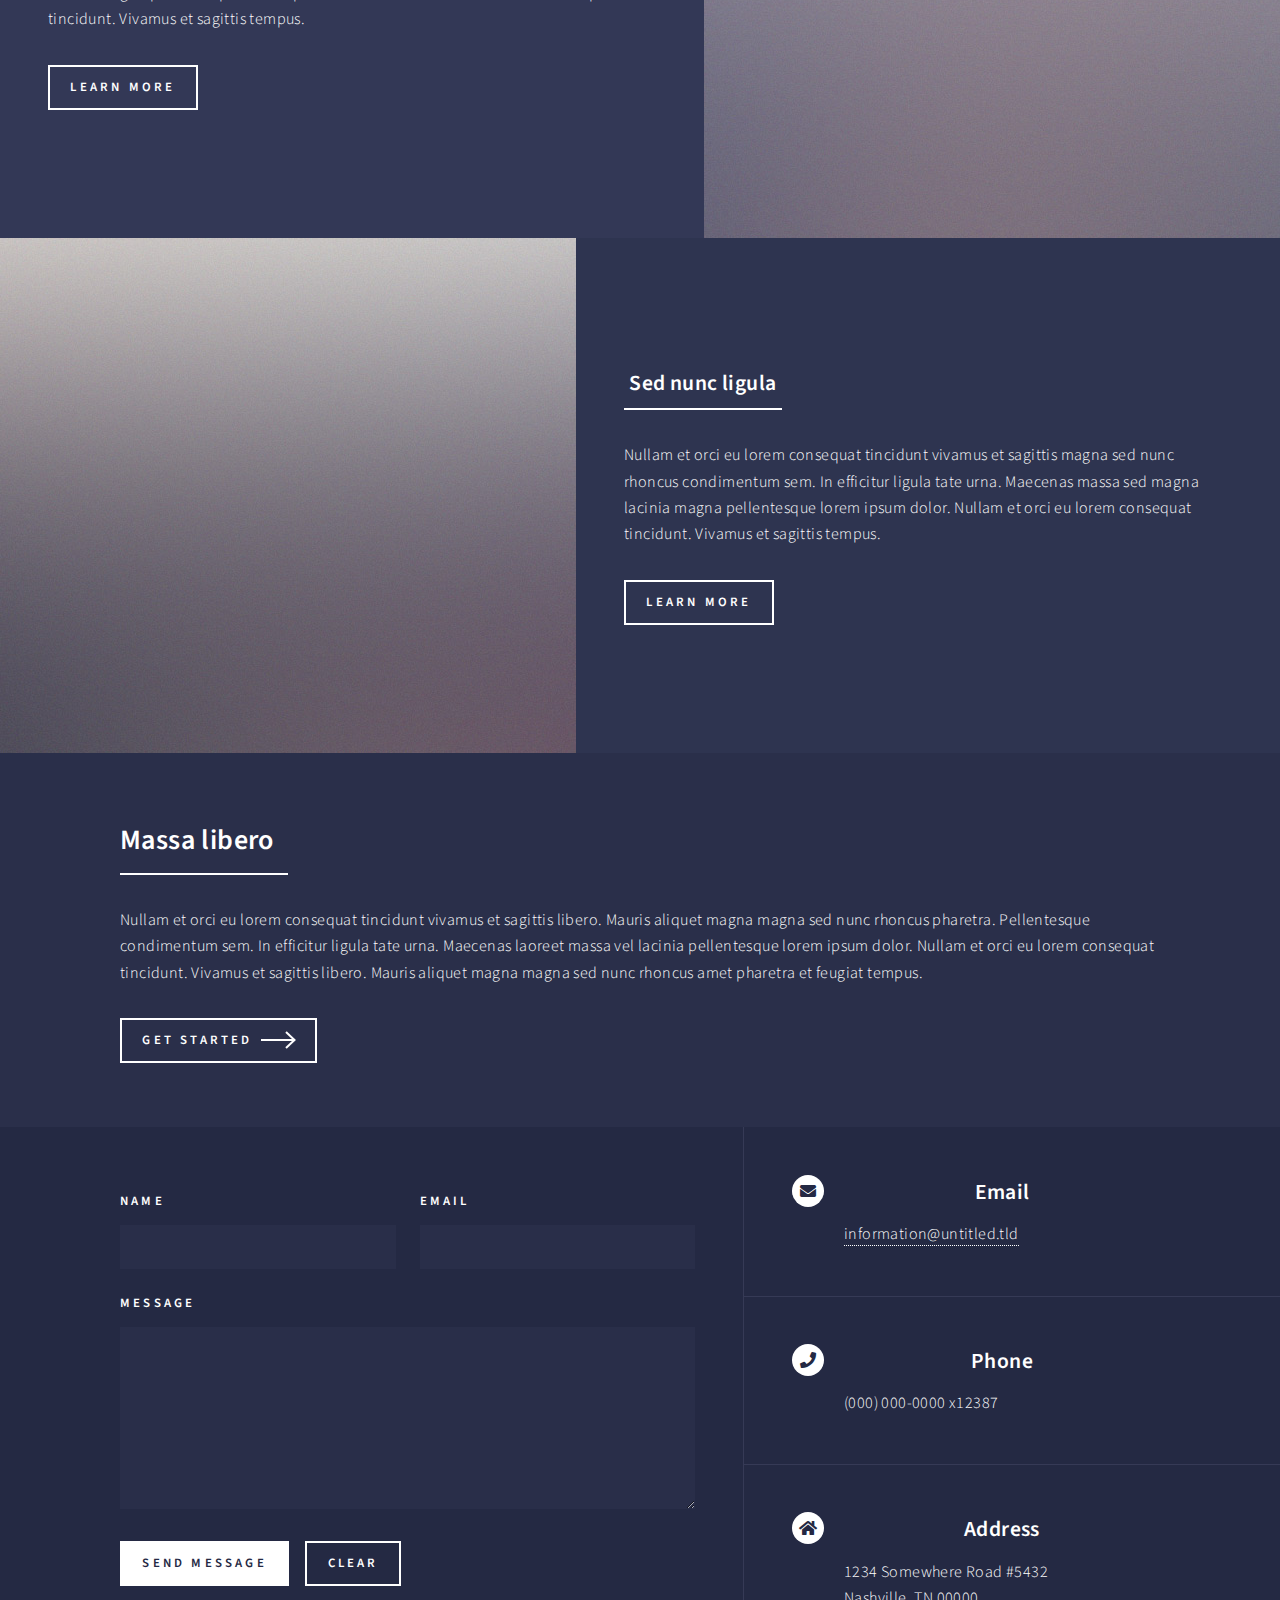
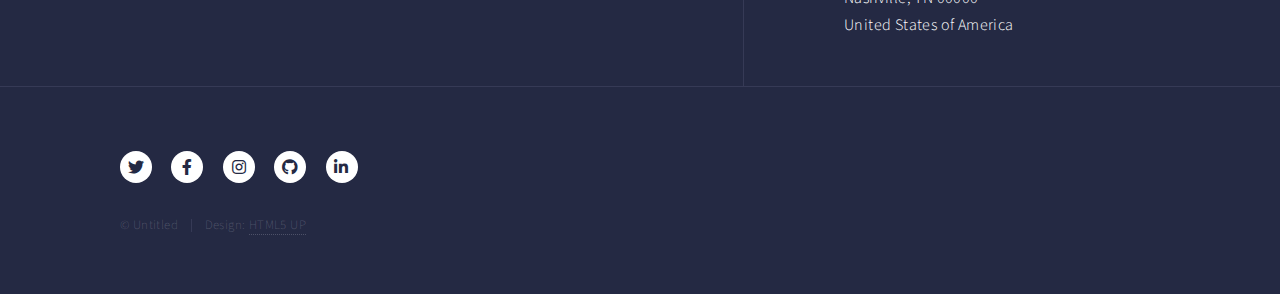
<file: landing.html>
<!DOCTYPE HTML>
<!--
	Forty by HTML5 UP
	html5up.net | @ajlkn
	Free for personal and commercial use under the CCA 3.0 license (html5up.net/license)
-->
<html>
	<head>
		<title>Rebecca Levine Portfolio</title>
		<meta charset="utf-8" />
		<meta name="viewport" content="width=device-width, initial-scale=1, user-scalable=no" />
		<link rel="stylesheet" href="assets/css/main.css" />
		<noscript><link rel="stylesheet" href="assets/css/noscript.css" /></noscript>
	</head>
	<body class="is-preload">

		<!-- Wrapper -->
			<div id="wrapper">

				<!-- Header -->
				<!-- Note: The "styleN" class below should match that of the banner element. -->
					<header id="header" class="alt style2">
						<a><strong>Data Analysis</strong> <span>Portfolio</span></a>
						<nav>
							<a href="#menu">Menu</a>
						</nav>
					</header>

				<!-- Menu -->
					<nav id="menu">
						<ul class="links">
							<li><a href="index.html">Home</a></li>
							<li><a href="landing.html">Resume</a></li>
							<li><a href="generic.html">Generic</a></li>
							<li><a href="elements.html">Elements</a></li>
						</ul>
						<ul class="actions stacked">
							<li><a href="#" class="button primary fit">Get Started</a></li>
							<li><a href="#" class="button fit">Log In</a></li>
						</ul>
					</nav>

				<!-- Banner -->
				<!-- Note: The "styleN" class below should match that of the header element. -->
					<section id="banner" class="style2">
						<div class="inner">
							<span class="image">
								<img src="images/pic07.jpg" alt="" />
							</span>
							<header class="major">
								<h1>Resume</h1>
							</header>
							<div class="content">
								<p>Lorem ipsum dolor sit amet nullam consequat<br />
								sed veroeros. tempus adipiscing nulla.</p>
							</div>
						</div>
					</section>

				<!-- Main -->
					<div id="main">

						<!-- One -->
							<section id="one">
								<div class="inner">
									<header class="major">
										<h2>Sed amet aliquam</h2>
									</header>
									<p>Nullam et orci eu lorem consequat tincidunt vivamus et sagittis magna sed nunc rhoncus condimentum sem. In efficitur ligula tate urna. Maecenas massa vel lacinia pellentesque lorem ipsum dolor. Nullam et orci eu lorem consequat tincidunt. Vivamus et sagittis libero. Nullam et orci eu lorem consequat tincidunt vivamus et sagittis magna sed nunc rhoncus condimentum sem. In efficitur ligula tate urna.</p>
								</div>
							</section>

						<!-- Two -->
							<section id="two" class="spotlights">
								<section>
									<a href="generic.html" class="image">
										<img src="images/pic08.jpg" alt="" data-position="center center" />
									</a>
									<div class="content">
										<div class="inner">
											<header class="major">
												<h3>Orci maecenas</h3>
											</header>
											<p>Nullam et orci eu lorem consequat tincidunt vivamus et sagittis magna sed nunc rhoncus condimentum sem. In efficitur ligula tate urna. Maecenas massa sed magna lacinia magna pellentesque lorem ipsum dolor. Nullam et orci eu lorem consequat tincidunt. Vivamus et sagittis tempus.</p>
											<ul class="actions">
												<li><a href="generic.html" class="button">Learn more</a></li>
											</ul>
										</div>
									</div>
								</section>
								<section>
									<a href="generic.html" class="image">
										<img src="images/pic09.jpg" alt="" data-position="top center" />
									</a>
									<div class="content">
										<div class="inner">
											<header class="major">
												<h3>Rhoncus magna</h3>
											</header>
											<p>Nullam et orci eu lorem consequat tincidunt vivamus et sagittis magna sed nunc rhoncus condimentum sem. In efficitur ligula tate urna. Maecenas massa sed magna lacinia magna pellentesque lorem ipsum dolor. Nullam et orci eu lorem consequat tincidunt. Vivamus et sagittis tempus.</p>
											<ul class="actions">
												<li><a href="generic.html" class="button">Learn more</a></li>
											</ul>
										</div>
									</div>
								</section>
								<section>
									<a href="generic.html" class="image">
										<img src="images/pic10.jpg" alt="" data-position="25% 25%" />
									</a>
									<div class="content">
										<div class="inner">
											<header class="major">
												<h3>Sed nunc ligula</h3>
											</header>
											<p>Nullam et orci eu lorem consequat tincidunt vivamus et sagittis magna sed nunc rhoncus condimentum sem. In efficitur ligula tate urna. Maecenas massa sed magna lacinia magna pellentesque lorem ipsum dolor. Nullam et orci eu lorem consequat tincidunt. Vivamus et sagittis tempus.</p>
											<ul class="actions">
												<li><a href="generic.html" class="button">Learn more</a></li>
											</ul>
										</div>
									</div>
								</section>
							</section>

						<!-- Three -->
							<section id="three">
								<div class="inner">
									<header class="major">
										<h2>Massa libero</h2>
									</header>
									<p>Nullam et orci eu lorem consequat tincidunt vivamus et sagittis libero. Mauris aliquet magna magna sed nunc rhoncus pharetra. Pellentesque condimentum sem. In efficitur ligula tate urna. Maecenas laoreet massa vel lacinia pellentesque lorem ipsum dolor. Nullam et orci eu lorem consequat tincidunt. Vivamus et sagittis libero. Mauris aliquet magna magna sed nunc rhoncus amet pharetra et feugiat tempus.</p>
									<ul class="actions">
										<li><a href="generic.html" class="button next">Get Started</a></li>
									</ul>
								</div>
							</section>

					</div>

				<!-- Contact -->
					<section id="contact">
						<div class="inner">
							<section>
								<form method="post" action="#">
									<div class="fields">
										<div class="field half">
											<label for="name">Name</label>
											<input type="text" name="name" id="name" />
										</div>
										<div class="field half">
											<label for="email">Email</label>
											<input type="text" name="email" id="email" />
										</div>
										<div class="field">
											<label for="message">Message</label>
											<textarea name="message" id="message" rows="6"></textarea>
										</div>
									</div>
									<ul class="actions">
										<li><input type="submit" value="Send Message" class="primary" /></li>
										<li><input type="reset" value="Clear" /></li>
									</ul>
								</form>
							</section>
							<section class="split">
								<section>
									<div class="contact-method">
										<span class="icon solid alt fa-envelope"></span>
										<h3>Email</h3>
										<a href="#">information@untitled.tld</a>
									</div>
								</section>
								<section>
									<div class="contact-method">
										<span class="icon solid alt fa-phone"></span>
										<h3>Phone</h3>
										<span>(000) 000-0000 x12387</span>
									</div>
								</section>
								<section>
									<div class="contact-method">
										<span class="icon solid alt fa-home"></span>
										<h3>Address</h3>
										<span>1234 Somewhere Road #5432<br />
										Nashville, TN 00000<br />
										United States of America</span>
									</div>
								</section>
							</section>
						</div>
					</section>

				<!-- Footer -->
					<footer id="footer">
						<div class="inner">
							<ul class="icons">
								<li><a href="#" class="icon brands alt fa-twitter"><span class="label">Twitter</span></a></li>
								<li><a href="#" class="icon brands alt fa-facebook-f"><span class="label">Facebook</span></a></li>
								<li><a href="#" class="icon brands alt fa-instagram"><span class="label">Instagram</span></a></li>
								<li><a href="#" class="icon brands alt fa-github"><span class="label">GitHub</span></a></li>
								<li><a href="#" class="icon brands alt fa-linkedin-in"><span class="label">LinkedIn</span></a></li>
							</ul>
							<ul class="copyright">
								<li>&copy; Untitled</li><li>Design: <a href="https://html5up.net">HTML5 UP</a></li>
							</ul>
						</div>
					</footer>

			</div>

		<!-- Scripts -->
			<script src="assets/js/jquery.min.js"></script>
			<script src="assets/js/jquery.scrolly.min.js"></script>
			<script src="assets/js/jquery.scrollex.min.js"></script>
			<script src="assets/js/browser.min.js"></script>
			<script src="assets/js/breakpoints.min.js"></script>
			<script src="assets/js/util.js"></script>
			<script src="assets/js/main.js"></script>

	</body>
</html>
</file>
<file: assets/css/noscript.css>
/*
	Forty by HTML5 UP
	html5up.net | @ajlkn
	Free for personal and commercial use under the CCA 3.0 license (html5up.net/license)
*/

/* Banner */

	body.is-preload #banner:after {
		opacity: 0.85;
	}

	body.is-preload #banner > .inner {
		-moz-filter: none;
		-webkit-filter: none;
		-ms-filter: none;
		filter: none;
		-moz-transform: none;
		-webkit-transform: none;
		-ms-transform: none;
		transform: none;
		opacity: 1;
	}
</file>
<file: assets/css/main.css>
@import url(fontawesome-all.min.css);
@import url("https://fonts.googleapis.com/css?family=Source+Sans+Pro:300,300italic,600,600italic");

/*
	Forty by HTML5 UP
	html5up.net | @ajlkn
	Free for personal and commercial use under the CCA 3.0 license (html5up.net/license)
*/

html, body, div, span, applet, object,
iframe, h1, h2, h3, h4, h5, h6, p, blockquote,
pre, a, abbr, acronym, address, big, cite,
code, del, dfn, em, img, ins, kbd, q, s, samp,
small, strike, strong, sub, sup, tt, var, b,
u, i, center, dl, dt, dd, ol, ul, li, fieldset,
form, label, legend, table, caption, tbody,
tfoot, thead, tr, th, td, article, aside,
canvas, details, embed, figure, figcaption,
footer, header, hgroup, menu, nav, output, ruby,
section, summary, time, mark, audio, video {
	margin: 0;
	padding: 0;
	border: 0;
	font-size: 100%;
	font: inherit;
	vertical-align: baseline;}

article, aside, details, figcaption, figure,
footer, header, hgroup, menu, nav, section {
	display: block;}

body {
	line-height: 1;
}

ol, ul {
	list-style: none;
}

blockquote, q {
	quotes: none;
}

	blockquote:before, blockquote:after, q:before, q:after {
		content: '';
		content: none;
	}

table {
	border-collapse: collapse;
	border-spacing: 0;
}

body {
	-webkit-text-size-adjust: none;
}

mark {
	background-color: transparent;
	color: inherit;
}

input::-moz-focus-inner {
	border: 0;
	padding: 0;
}

input, select, textarea {
	-moz-appearance: none;
	-webkit-appearance: none;
	-ms-appearance: none;
	appearance: none;
}

/* Basic */

	@-ms-viewport {
		width: device-width;
	}

	body {
		-ms-overflow-style: scrollbar;
	}

	@media screen and (max-width: 480px) {

		html, body {
			min-width: 320px;
		}

	}

	html {
		box-sizing: border-box;
	}

	*, *:before, *:after {
		box-sizing: inherit;
	}

	body {
		background: #242943;
	}

		body.is-preload *, body.is-preload *:before, body.is-preload *:after {
			-moz-animation: none !important;
			-webkit-animation: none !important;
			-ms-animation: none !important;
			animation: none !important;
			-moz-transition: none !important;
			-webkit-transition: none !important;
			-ms-transition: none !important;
			transition: none !important;
		}

/* Type */

	body, input, select, textarea {
		color: #ffffff;
		font-family: "Source Sans Pro", Helvetica, sans-serif;
		font-size: 17pt;
		font-weight: 300;
		letter-spacing: 0.025em;
		line-height: 1.65;
	}

		@media screen and (max-width: 1680px) {

			body, input, select, textarea {
				font-size: 14pt;
			}

		}

		@media screen and (max-width: 1280px) {

			body, input, select, textarea {
				font-size: 12pt;
			}

		}

		@media screen and (max-width: 360px) {

			body, input, select, textarea {
				font-size: 11pt;
			}

		}

	a {
		-moz-transition: color 0.2s ease-in-out, border-bottom-color 0.2s ease-in-out;
		-webkit-transition: color 0.2s ease-in-out, border-bottom-color 0.2s ease-in-out;
		-ms-transition: color 0.2s ease-in-out, border-bottom-color 0.2s ease-in-out;
		transition: color 0.2s ease-in-out, border-bottom-color 0.2s ease-in-out;
		border-bottom: dotted 1px;
		color: inherit;
		text-decoration: none;
	}

		a:hover {
			border-bottom-color: transparent;
			color: #9bf1ff !important;
		}

		a:active {
			color: #53e3fb !important;
		}

	strong, b {
		color: #ffffff;
		font-weight: 600;
	}

	em, i {
		font-style: italic;
	}

	p {
		margin: 0 0 2em 0;
	}

	h1, h2, h3, h4, h5, h6 {
		color: #ffffff;
		font-weight: 600;
		line-height: 1.65;
		margin: 0 0 1em 0;
	}

		h1 a, h2 a, h3 a, h4 a, h5 a, h6 a {
			color: inherit;
			border-bottom: 0;
		}

	h1 {
		font-size: 2.5em;
	}

	h2 {
		font-size: 1.75em;
	}

	h3 {
		font-size: 1.35em;
		text-align: center;
	}

	h4 {
		font-size: 1.1em;
	}

	h5 {
		font-size: 0.9em;
	}

	h6 {
		font-size: 0.7em;
	}

	@media screen and (max-width: 736px) {

		h1 {
			font-size: 2em;
		}

		h2 {
			font-size: 1.5em;
		}

		h3 {
			font-size: 1.25em;
		}

	}

	sub {
		font-size: 0.8em;
		position: relative;
		top: 0.5em;
	}

	sup {
		font-size: 0.8em;
		position: relative;
		top: -0.5em;
	}

	blockquote {
		border-left: solid 4px rgba(212, 212, 255, 0.1);
		font-style: italic;
		margin: 0 0 2em 0;
		padding: 0.5em 0 0.5em 2em;
	}

	code {
		background: rgba(212, 212, 255, 0.035);
		font-family: "Courier New", monospace;
		font-size: 0.9em;
		margin: 0 0.25em;
		padding: 0.25em 0.65em;
	}

	pre {
		-webkit-overflow-scrolling: touch;
		font-family: "Courier New", monospace;
		font-size: 0.9em;
		margin: 0 0 2em 0;
	}

		pre code {
			display: block;
			line-height: 1.75;
			padding: 1em 1.5em;
			overflow-x: auto;
		}

	hr {
		border: 0;
		border-bottom: solid 1px rgba(212, 212, 255, 0.1);
		margin: 2em 0;
	}

		hr.major {
			margin: 3em 0;
		}

	.align-left {
		text-align: left;
	}

	.align-center {
		text-align: center;
	}

	.align-right {
		text-align: right;
	}

/* Row */

	.row {
		display: flex;
		flex-wrap: wrap;
		box-sizing: border-box;
		align-items: stretch;
	}

		.row > * {
			box-sizing: border-box;
		}

		.row.gtr-uniform > * > :last-child {
			margin-bottom: 0;
		}

		.row.aln-left {
			justify-content: flex-start;
		}

		.row.aln-center {
			justify-content: center;
		}

		.row.aln-right {
			justify-content: flex-end;
		}

		.row.aln-top {
			align-items: flex-start;
		}

		.row.aln-middle {
			align-items: center;
		}

		.row.aln-bottom {
			align-items: flex-end;
		}

		.row > .imp {
			order: -1;
		}

		.row > .col-1 {
			width: 8.33333%;
		}

		.row > .off-1 {
			margin-left: 8.33333%;
		}

		.row > .col-2 {
			width: 16.66667%;
		}

		.row > .off-2 {
			margin-left: 16.66667%;
		}

		.row > .col-3 {
			width: 25%;
		}

		.row > .off-3 {
			margin-left: 25%;
		}

		.row > .col-4 {
			width: 33.33333%;
		}

		.row > .off-4 {
			margin-left: 33.33333%;
		}

		.row > .col-5 {
			width: 41.66667%;
		}

		.row > .off-5 {
			margin-left: 41.66667%;
		}

		.row > .col-6 {
			width: 50%;
		}

		.row > .off-6 {
			margin-left: 50%;
		}

		.row > .col-7 {
			width: 58.33333%;
		}

		.row > .off-7 {
			margin-left: 58.33333%;
		}

		.row > .col-8 {
			width: 66.66667%;
		}

		.row > .off-8 {
			margin-left: 66.66667%;
		}

		.row > .col-9 {
			width: 75%;
		}

		.row > .off-9 {
			margin-left: 75%;
		}

		.row > .col-10 {
			width: 83.33333%;
		}

		.row > .off-10 {
			margin-left: 83.33333%;
		}

		.row > .col-11 {
			width: 91.66667%;
		}

		.row > .off-11 {
			margin-left: 91.66667%;
		}

		.row > .col-12 {
			width: 100%;
		}

		.row > .off-12 {
			margin-left: 100%;
		}

		.row.gtr-0 {
			margin-top: 0;
			margin-left: 0em;
		}

			.row.gtr-0 > * {
				padding: 0 0 0 0em;
			}

			.row.gtr-0.gtr-uniform {
				margin-top: 0em;
			}

				.row.gtr-0.gtr-uniform > * {
					padding-top: 0em;
				}

		.row.gtr-25 {
			margin-top: 0;
			margin-left: -0.5em;
		}

			.row.gtr-25 > * {
				padding: 0 0 0 0.5em;
			}

			.row.gtr-25.gtr-uniform {
				margin-top: -0.5em;
			}

				.row.gtr-25.gtr-uniform > * {
					padding-top: 0.5em;
				}

		.row.gtr-50 {
			margin-top: 0;
			margin-left: -1em;
		}

			.row.gtr-50 > * {
				padding: 0 0 0 1em;
			}

			.row.gtr-50.gtr-uniform {
				margin-top: -1em;
			}

				.row.gtr-50.gtr-uniform > * {
					padding-top: 1em;
				}

		.row {
			margin-top: 0;
			margin-left: -2em;
		}

			.row > * {
				padding: 0 0 0 2em;
			}

			.row.gtr-uniform {
				margin-top: -2em;
			}

				.row.gtr-uniform > * {
					padding-top: 2em;
				}

		.row.gtr-150 {
			margin-top: 0;
			margin-left: -3em;
		}

			.row.gtr-150 > * {
				padding: 0 0 0 3em;
			}

			.row.gtr-150.gtr-uniform {
				margin-top: -3em;
			}

				.row.gtr-150.gtr-uniform > * {
					padding-top: 3em;
				}

		.row.gtr-200 {
			margin-top: 0;
			margin-left: -4em;
		}

			.row.gtr-200 > * {
				padding: 0 0 0 4em;
			}

			.row.gtr-200.gtr-uniform {
				margin-top: -4em;
			}

				.row.gtr-200.gtr-uniform > * {
					padding-top: 4em;
				}

		@media screen and (max-width: 1680px) {

			.row {
				display: flex;
				flex-wrap: wrap;
				box-sizing: border-box;
				align-items: stretch;
			}

				.row > * {
					box-sizing: border-box;
				}

				.row.gtr-uniform > * > :last-child {
					margin-bottom: 0;
				}

				.row.aln-left {
					justify-content: flex-start;
				}

				.row.aln-center {
					justify-content: center;
				}

				.row.aln-right {
					justify-content: flex-end;
				}

				.row.aln-top {
					align-items: flex-start;
				}

				.row.aln-middle {
					align-items: center;
				}

				.row.aln-bottom {
					align-items: flex-end;
				}

				.row > .imp-xlarge {
					order: -1;
				}

				.row > .col-1-xlarge {
					width: 8.33333%;
				}

				.row > .off-1-xlarge {
					margin-left: 8.33333%;
				}

				.row > .col-2-xlarge {
					width: 16.66667%;
				}

				.row > .off-2-xlarge {
					margin-left: 16.66667%;
				}

				.row > .col-3-xlarge {
					width: 25%;
				}

				.row > .off-3-xlarge {
					margin-left: 25%;
				}

				.row > .col-4-xlarge {
					width: 33.33333%;
				}

				.row > .off-4-xlarge {
					margin-left: 33.33333%;
				}

				.row > .col-5-xlarge {
					width: 41.66667%;
				}

				.row > .off-5-xlarge {
					margin-left: 41.66667%;
				}

				.row > .col-6-xlarge {
					width: 50%;
				}

				.row > .off-6-xlarge {
					margin-left: 50%;
				}

				.row > .col-7-xlarge {
					width: 58.33333%;
				}

				.row > .off-7-xlarge {
					margin-left: 58.33333%;
				}

				.row > .col-8-xlarge {
					width: 66.66667%;
				}

				.row > .off-8-xlarge {
					margin-left: 66.66667%;
				}

				.row > .col-9-xlarge {
					width: 75%;
				}

				.row > .off-9-xlarge {
					margin-left: 75%;
				}

				.row > .col-10-xlarge {
					width: 83.33333%;
				}

				.row > .off-10-xlarge {
					margin-left: 83.33333%;
				}

				.row > .col-11-xlarge {
					width: 91.66667%;
				}

				.row > .off-11-xlarge {
					margin-left: 91.66667%;
				}

				.row > .col-12-xlarge {
					width: 100%;
				}

				.row > .off-12-xlarge {
					margin-left: 100%;
				}

				.row.gtr-0 {
					margin-top: 0;
					margin-left: 0em;
				}

					.row.gtr-0 > * {
						padding: 0 0 0 0em;
					}

					.row.gtr-0.gtr-uniform {
						margin-top: 0em;
					}

						.row.gtr-0.gtr-uniform > * {
							padding-top: 0em;
						}

				.row.gtr-25 {
					margin-top: 0;
					margin-left: -0.5em;
				}

					.row.gtr-25 > * {
						padding: 0 0 0 0.5em;
					}

					.row.gtr-25.gtr-uniform {
						margin-top: -0.5em;
					}

						.row.gtr-25.gtr-uniform > * {
							padding-top: 0.5em;
						}

				.row.gtr-50 {
					margin-top: 0;
					margin-left: -1em;
				}

					.row.gtr-50 > * {
						padding: 0 0 0 1em;
					}

					.row.gtr-50.gtr-uniform {
						margin-top: -1em;
					}

						.row.gtr-50.gtr-uniform > * {
							padding-top: 1em;
						}

				.row {
					margin-top: 0;
					margin-left: -2em;
				}

					.row > * {
						padding: 0 0 0 2em;
					}

					.row.gtr-uniform {
						margin-top: -2em;
					}

						.row.gtr-uniform > * {
							padding-top: 2em;
						}

				.row.gtr-150 {
					margin-top: 0;
					margin-left: -3em;
				}

					.row.gtr-150 > * {
						padding: 0 0 0 3em;
					}

					.row.gtr-150.gtr-uniform {
						margin-top: -3em;
					}

						.row.gtr-150.gtr-uniform > * {
							padding-top: 3em;
						}

				.row.gtr-200 {
					margin-top: 0;
					margin-left: -4em;
				}

					.row.gtr-200 > * {
						padding: 0 0 0 4em;
					}

					.row.gtr-200.gtr-uniform {
						margin-top: -4em;
					}

						.row.gtr-200.gtr-uniform > * {
							padding-top: 4em;
						}

		}

		@media screen and (max-width: 1280px) {

			.row {
				display: flex;
				flex-wrap: wrap;
				box-sizing: border-box;
				align-items: stretch;
			}

				.row > * {
					box-sizing: border-box;
				}

				.row.gtr-uniform > * > :last-child {
					margin-bottom: 0;
				}

				.row.aln-left {
					justify-content: flex-start;
				}

				.row.aln-center {
					justify-content: center;
				}

				.row.aln-right {
					justify-content: flex-end;
				}

				.row.aln-top {
					align-items: flex-start;
				}

				.row.aln-middle {
					align-items: center;
				}

				.row.aln-bottom {
					align-items: flex-end;
				}

				.row > .imp-large {
					order: -1;
				}

				.row > .col-1-large {
					width: 8.33333%;
				}

				.row > .off-1-large {
					margin-left: 8.33333%;
				}

				.row > .col-2-large {
					width: 16.66667%;
				}

				.row > .off-2-large {
					margin-left: 16.66667%;
				}

				.row > .col-3-large {
					width: 25%;
				}

				.row > .off-3-large {
					margin-left: 25%;
				}

				.row > .col-4-large {
					width: 33.33333%;
				}

				.row > .off-4-large {
					margin-left: 33.33333%;
				}

				.row > .col-5-large {
					width: 41.66667%;
				}

				.row > .off-5-large {
					margin-left: 41.66667%;
				}

				.row > .col-6-large {
					width: 50%;
				}

				.row > .off-6-large {
					margin-left: 50%;
				}

				.row > .col-7-large {
					width: 58.33333%;
				}

				.row > .off-7-large {
					margin-left: 58.33333%;
				}

				.row > .col-8-large {
					width: 66.66667%;
				}

				.row > .off-8-large {
					margin-left: 66.66667%;
				}

				.row > .col-9-large {
					width: 75%;
				}

				.row > .off-9-large {
					margin-left: 75%;
				}

				.row > .col-10-large {
					width: 83.33333%;
				}

				.row > .off-10-large {
					margin-left: 83.33333%;
				}

				.row > .col-11-large {
					width: 91.66667%;
				}

				.row > .off-11-large {
					margin-left: 91.66667%;
				}

				.row > .col-12-large {
					width: 100%;
				}

				.row > .off-12-large {
					margin-left: 100%;
				}

				.row.gtr-0 {
					margin-top: 0;
					margin-left: 0em;
				}

					.row.gtr-0 > * {
						padding: 0 0 0 0em;
					}

					.row.gtr-0.gtr-uniform {
						margin-top: 0em;
					}

						.row.gtr-0.gtr-uniform > * {
							padding-top: 0em;
						}

				.row.gtr-25 {
					margin-top: 0;
					margin-left: -0.375em;
				}

					.row.gtr-25 > * {
						padding: 0 0 0 0.375em;
					}

					.row.gtr-25.gtr-uniform {
						margin-top: -0.375em;
					}

						.row.gtr-25.gtr-uniform > * {
							padding-top: 0.375em;
						}

				.row.gtr-50 {
					margin-top: 0;
					margin-left: -0.75em;
				}

					.row.gtr-50 > * {
						padding: 0 0 0 0.75em;
					}

					.row.gtr-50.gtr-uniform {
						margin-top: -0.75em;
					}

						.row.gtr-50.gtr-uniform > * {
							padding-top: 0.75em;
						}

				.row {
					margin-top: 0;
					margin-left: -1.5em;
				}

					.row > * {
						padding: 0 0 0 1.5em;
					}

					.row.gtr-uniform {
						margin-top: -1.5em;
					}

						.row.gtr-uniform > * {
							padding-top: 1.5em;
						}

				.row.gtr-150 {
					margin-top: 0;
					margin-left: -2.25em;
				}

					.row.gtr-150 > * {
						padding: 0 0 0 2.25em;
					}

					.row.gtr-150.gtr-uniform {
						margin-top: -2.25em;
					}

						.row.gtr-150.gtr-uniform > * {
							padding-top: 2.25em;
						}

				.row.gtr-200 {
					margin-top: 0;
					margin-left: -3em;
				}

					.row.gtr-200 > * {
						padding: 0 0 0 3em;
					}

					.row.gtr-200.gtr-uniform {
						margin-top: -3em;
					}

						.row.gtr-200.gtr-uniform > * {
							padding-top: 3em;
						}

		}

		@media screen and (max-width: 980px) {

			.row {
				display: flex;
				flex-wrap: wrap;
				box-sizing: border-box;
				align-items: stretch;
			}

				.row > * {
					box-sizing: border-box;
				}

				.row.gtr-uniform > * > :last-child {
					margin-bottom: 0;
				}

				.row.aln-left {
					justify-content: flex-start;
				}

				.row.aln-center {
					justify-content: center;
				}

				.row.aln-right {
					justify-content: flex-end;
				}

				.row.aln-top {
					align-items: flex-start;
				}

				.row.aln-middle {
					align-items: center;
				}

				.row.aln-bottom {
					align-items: flex-end;
				}

				.row > .imp-medium {
					order: -1;
				}

				.row > .col-1-medium {
					width: 8.33333%;
				}

				.row > .off-1-medium {
					margin-left: 8.33333%;
				}

				.row > .col-2-medium {
					width: 16.66667%;
				}

				.row > .off-2-medium {
					margin-left: 16.66667%;
				}

				.row > .col-3-medium {
					width: 25%;
				}

				.row > .off-3-medium {
					margin-left: 25%;
				}

				.row > .col-4-medium {
					width: 33.33333%;
				}

				.row > .off-4-medium {
					margin-left: 33.33333%;
				}

				.row > .col-5-medium {
					width: 41.66667%;
				}

				.row > .off-5-medium {
					margin-left: 41.66667%;
				}

				.row > .col-6-medium {
					width: 50%;
				}

				.row > .off-6-medium {
					margin-left: 50%;
				}

				.row > .col-7-medium {
					width: 58.33333%;
				}

				.row > .off-7-medium {
					margin-left: 58.33333%;
				}

				.row > .col-8-medium {
					width: 66.66667%;
				}

				.row > .off-8-medium {
					margin-left: 66.66667%;
				}

				.row > .col-9-medium {
					width: 75%;
				}

				.row > .off-9-medium {
					margin-left: 75%;
				}

				.row > .col-10-medium {
					width: 83.33333%;
				}

				.row > .off-10-medium {
					margin-left: 83.33333%;
				}

				.row > .col-11-medium {
					width: 91.66667%;
				}

				.row > .off-11-medium {
					margin-left: 91.66667%;
				}

				.row > .col-12-medium {
					width: 100%;
				}

				.row > .off-12-medium {
					margin-left: 100%;
				}

				.row.gtr-0 {
					margin-top: 0;
					margin-left: 0em;
				}

					.row.gtr-0 > * {
						padding: 0 0 0 0em;
					}

					.row.gtr-0.gtr-uniform {
						margin-top: 0em;
					}

						.row.gtr-0.gtr-uniform > * {
							padding-top: 0em;
						}

				.row.gtr-25 {
					margin-top: 0;
					margin-left: -0.375em;
				}

					.row.gtr-25 > * {
						padding: 0 0 0 0.375em;
					}

					.row.gtr-25.gtr-uniform {
						margin-top: -0.375em;
					}

						.row.gtr-25.gtr-uniform > * {
							padding-top: 0.375em;
						}

				.row.gtr-50 {
					margin-top: 0;
					margin-left: -0.75em;
				}

					.row.gtr-50 > * {
						padding: 0 0 0 0.75em;
					}

					.row.gtr-50.gtr-uniform {
						margin-top: -0.75em;
					}

						.row.gtr-50.gtr-uniform > * {
							padding-top: 0.75em;
						}

				.row {
					margin-top: 0;
					margin-left: -1.5em;
				}

					.row > * {
						padding: 0 0 0 1.5em;
					}

					.row.gtr-uniform {
						margin-top: -1.5em;
					}

						.row.gtr-uniform > * {
							padding-top: 1.5em;
						}

				.row.gtr-150 {
					margin-top: 0;
					margin-left: -2.25em;
				}

					.row.gtr-150 > * {
						padding: 0 0 0 2.25em;
					}

					.row.gtr-150.gtr-uniform {
						margin-top: -2.25em;
					}

						.row.gtr-150.gtr-uniform > * {
							padding-top: 2.25em;
						}

				.row.gtr-200 {
					margin-top: 0;
					margin-left: -3em;
				}

					.row.gtr-200 > * {
						padding: 0 0 0 3em;
					}

					.row.gtr-200.gtr-uniform {
						margin-top: -3em;
					}

						.row.gtr-200.gtr-uniform > * {
							padding-top: 3em;
						}

		}

		@media screen and (max-width: 736px) {

			.row {
				display: flex;
				flex-wrap: wrap;
				box-sizing: border-box;
				align-items: stretch;
			}

				.row > * {
					box-sizing: border-box;
				}

				.row.gtr-uniform > * > :last-child {
					margin-bottom: 0;
				}

				.row.aln-left {
					justify-content: flex-start;
				}

				.row.aln-center {
					justify-content: center;
				}

				.row.aln-right {
					justify-content: flex-end;
				}

				.row.aln-top {
					align-items: flex-start;
				}

				.row.aln-middle {
					align-items: center;
				}

				.row.aln-bottom {
					align-items: flex-end;
				}

				.row > .imp-small {
					order: -1;
				}

				.row > .col-1-small {
					width: 8.33333%;
				}

				.row > .off-1-small {
					margin-left: 8.33333%;
				}

				.row > .col-2-small {
					width: 16.66667%;
				}

				.row > .off-2-small {
					margin-left: 16.66667%;
				}

				.row > .col-3-small {
					width: 25%;
				}

				.row > .off-3-small {
					margin-left: 25%;
				}

				.row > .col-4-small {
					width: 33.33333%;
				}

				.row > .off-4-small {
					margin-left: 33.33333%;
				}

				.row > .col-5-small {
					width: 41.66667%;
				}

				.row > .off-5-small {
					margin-left: 41.66667%;
				}

				.row > .col-6-small {
					width: 50%;
				}

				.row > .off-6-small {
					margin-left: 50%;
				}

				.row > .col-7-small {
					width: 58.33333%;
				}

				.row > .off-7-small {
					margin-left: 58.33333%;
				}

				.row > .col-8-small {
					width: 66.66667%;
				}

				.row > .off-8-small {
					margin-left: 66.66667%;
				}

				.row > .col-9-small {
					width: 75%;
				}

				.row > .off-9-small {
					margin-left: 75%;
				}

				.row > .col-10-small {
					width: 83.33333%;
				}

				.row > .off-10-small {
					margin-left: 83.33333%;
				}

				.row > .col-11-small {
					width: 91.66667%;
				}

				.row > .off-11-small {
					margin-left: 91.66667%;
				}

				.row > .col-12-small {
					width: 100%;
				}

				.row > .off-12-small {
					margin-left: 100%;
				}

				.row.gtr-0 {
					margin-top: 0;
					margin-left: 0em;
				}

					.row.gtr-0 > * {
						padding: 0 0 0 0em;
					}

					.row.gtr-0.gtr-uniform {
						margin-top: 0em;
					}

						.row.gtr-0.gtr-uniform > * {
							padding-top: 0em;
						}

				.row.gtr-25 {
					margin-top: 0;
					margin-left: -0.3125em;
				}

					.row.gtr-25 > * {
						padding: 0 0 0 0.3125em;
					}

					.row.gtr-25.gtr-uniform {
						margin-top: -0.3125em;
					}

						.row.gtr-25.gtr-uniform > * {
							padding-top: 0.3125em;
						}

				.row.gtr-50 {
					margin-top: 0;
					margin-left: -0.625em;
				}

					.row.gtr-50 > * {
						padding: 0 0 0 0.625em;
					}

					.row.gtr-50.gtr-uniform {
						margin-top: -0.625em;
					}

						.row.gtr-50.gtr-uniform > * {
							padding-top: 0.625em;
						}

				.row {
					margin-top: 0;
					margin-left: -1.25em;
				}

					.row > * {
						padding: 0 0 0 1.25em;
					}

					.row.gtr-uniform {
						margin-top: -1.25em;
					}

						.row.gtr-uniform > * {
							padding-top: 1.25em;
						}

				.row.gtr-150 {
					margin-top: 0;
					margin-left: -1.875em;
				}

					.row.gtr-150 > * {
						padding: 0 0 0 1.875em;
					}

					.row.gtr-150.gtr-uniform {
						margin-top: -1.875em;
					}

						.row.gtr-150.gtr-uniform > * {
							padding-top: 1.875em;
						}

				.row.gtr-200 {
					margin-top: 0;
					margin-left: -2.5em;
				}

					.row.gtr-200 > * {
						padding: 0 0 0 2.5em;
					}

					.row.gtr-200.gtr-uniform {
						margin-top: -2.5em;
					}

						.row.gtr-200.gtr-uniform > * {
							padding-top: 2.5em;
						}

		}

		@media screen and (max-width: 480px) {

			.row {
				display: flex;
				flex-wrap: wrap;
				box-sizing: border-box;
				align-items: stretch;
			}

				.row > * {
					box-sizing: border-box;
				}

				.row.gtr-uniform > * > :last-child {
					margin-bottom: 0;
				}

				.row.aln-left {
					justify-content: flex-start;
				}

				.row.aln-center {
					justify-content: center;
				}

				.row.aln-right {
					justify-content: flex-end;
				}

				.row.aln-top {
					align-items: flex-start;
				}

				.row.aln-middle {
					align-items: center;
				}

				.row.aln-bottom {
					align-items: flex-end;
				}

				.row > .imp-xsmall {
					order: -1;
				}

				.row > .col-1-xsmall {
					width: 8.33333%;
				}

				.row > .off-1-xsmall {
					margin-left: 8.33333%;
				}

				.row > .col-2-xsmall {
					width: 16.66667%;
				}

				.row > .off-2-xsmall {
					margin-left: 16.66667%;
				}

				.row > .col-3-xsmall {
					width: 25%;
				}

				.row > .off-3-xsmall {
					margin-left: 25%;
				}

				.row > .col-4-xsmall {
					width: 33.33333%;
				}

				.row > .off-4-xsmall {
					margin-left: 33.33333%;
				}

				.row > .col-5-xsmall {
					width: 41.66667%;
				}

				.row > .off-5-xsmall {
					margin-left: 41.66667%;
				}

				.row > .col-6-xsmall {
					width: 50%;
				}

				.row > .off-6-xsmall {
					margin-left: 50%;
				}

				.row > .col-7-xsmall {
					width: 58.33333%;
				}

				.row > .off-7-xsmall {
					margin-left: 58.33333%;
				}

				.row > .col-8-xsmall {
					width: 66.66667%;
				}

				.row > .off-8-xsmall {
					margin-left: 66.66667%;
				}

				.row > .col-9-xsmall {
					width: 75%;
				}

				.row > .off-9-xsmall {
					margin-left: 75%;
				}

				.row > .col-10-xsmall {
					width: 83.33333%;
				}

				.row > .off-10-xsmall {
					margin-left: 83.33333%;
				}

				.row > .col-11-xsmall {
					width: 91.66667%;
				}

				.row > .off-11-xsmall {
					margin-left: 91.66667%;
				}

				.row > .col-12-xsmall {
					width: 100%;
				}

				.row > .off-12-xsmall {
					margin-left: 100%;
				}

				.row.gtr-0 {
					margin-top: 0;
					margin-left: 0em;
				}

					.row.gtr-0 > * {
						padding: 0 0 0 0em;
					}

					.row.gtr-0.gtr-uniform {
						margin-top: 0em;
					}

						.row.gtr-0.gtr-uniform > * {
							padding-top: 0em;
						}

				.row.gtr-25 {
					margin-top: 0;
					margin-left: -0.3125em;
				}

					.row.gtr-25 > * {
						padding: 0 0 0 0.3125em;
					}

					.row.gtr-25.gtr-uniform {
						margin-top: -0.3125em;
					}

						.row.gtr-25.gtr-uniform > * {
							padding-top: 0.3125em;
						}

				.row.gtr-50 {
					margin-top: 0;
					margin-left: -0.625em;
				}

					.row.gtr-50 > * {
						padding: 0 0 0 0.625em;
					}

					.row.gtr-50.gtr-uniform {
						margin-top: -0.625em;
					}

						.row.gtr-50.gtr-uniform > * {
							padding-top: 0.625em;
						}

				.row {
					margin-top: 0;
					margin-left: -1.25em;
				}

					.row > * {
						padding: 0 0 0 1.25em;
					}

					.row.gtr-uniform {
						margin-top: -1.25em;
					}

						.row.gtr-uniform > * {
							padding-top: 1.25em;
						}

				.row.gtr-150 {
					margin-top: 0;
					margin-left: -1.875em;
				}

					.row.gtr-150 > * {
						padding: 0 0 0 1.875em;
					}

					.row.gtr-150.gtr-uniform {
						margin-top: -1.875em;
					}

						.row.gtr-150.gtr-uniform > * {
							padding-top: 1.875em;
						}

				.row.gtr-200 {
					margin-top: 0;
					margin-left: -2.5em;
				}

					.row.gtr-200 > * {
						padding: 0 0 0 2.5em;
					}

					.row.gtr-200.gtr-uniform {
						margin-top: -2.5em;
					}

						.row.gtr-200.gtr-uniform > * {
							padding-top: 2.5em;
						}

		}

/* Section/Article */

	section.special, article.special {
		text-align: center;
	}

	header.major {
		width: -moz-max-content;
		width: -webkit-max-content;
		width: -ms-max-content;
		width: max-content;
		margin-bottom: 2em;
	}

		header.major > :first-child {
			margin-bottom: 0;
			width: calc(100% + 0.5em);
		}

			header.major > :first-child:after {
				content: '';
				background-color: #ffffff;
				display: block;
				height: 2px;
				margin: 0.325em 0 0.5em 0;
				width: 100%;
			}

		header.major > p {
			font-size: 0.7em;
			font-weight: 600;
			letter-spacing: 0.25em;
			margin-bottom: 0;
			text-transform: uppercase;
		}

		body.is-ie header.major > :first-child:after {
			max-width: 9em;
		}

		body.is-ie header.major > h1:after {
			max-width: 100% !important;
		}

	@media screen and (max-width: 736px) {

		header.major > p br {
			display: none;
		}

	}

/* Form */

	form {
		margin: 0 0 2em 0;
	}

		form > :last-child {
			margin-bottom: 0;
		}

		form > .fields {
			display: -moz-flex;
			display: -webkit-flex;
			display: -ms-flex;
			display: flex;
			-moz-flex-wrap: wrap;
			-webkit-flex-wrap: wrap;
			-ms-flex-wrap: wrap;
			flex-wrap: wrap;
			width: calc(100% + 3em);
			margin: -1.5em 0 2em -1.5em;
		}

			form > .fields > .field {
				-moz-flex-grow: 0;
				-webkit-flex-grow: 0;
				-ms-flex-grow: 0;
				flex-grow: 0;
				-moz-flex-shrink: 0;
				-webkit-flex-shrink: 0;
				-ms-flex-shrink: 0;
				flex-shrink: 0;
				padding: 1.5em 0 0 1.5em;
				width: calc(100% - 1.5em);
			}

				form > .fields > .field.half {
					width: calc(50% - 0.75em);
				}

				form > .fields > .field.third {
					width: calc(100%/3 - 0.5em);
				}

				form > .fields > .field.quarter {
					width: calc(25% - 0.375em);
				}

		@media screen and (max-width: 480px) {

			form > .fields {
				width: calc(100% + 3em);
				margin: -1.5em 0 2em -1.5em;
			}

				form > .fields > .field {
					padding: 1.5em 0 0 1.5em;
					width: calc(100% - 1.5em);
				}

					form > .fields > .field.half {
						width: calc(100% - 1.5em);
					}

					form > .fields > .field.third {
						width: calc(100% - 1.5em);
					}

					form > .fields > .field.quarter {
						width: calc(100% - 1.5em);
					}

		}

	label {
		color: #ffffff;
		display: block;
		font-size: 0.8em;
		font-weight: 600;
		letter-spacing: 0.25em;
		margin: 0 0 1em 0;
		text-transform: uppercase;
	}

	input[type="text"],
	input[type="password"],
	input[type="email"],
	input[type="tel"],
	input[type="search"],
	input[type="url"],
	select,
	textarea {
		-moz-appearance: none;
		-webkit-appearance: none;
		-ms-appearance: none;
		appearance: none;
		background: rgba(212, 212, 255, 0.035);
		border: none;
		border-radius: 0;
		color: inherit;
		display: block;
		outline: 0;
		padding: 0 1em;
		text-decoration: none;
		width: 100%;
	}

		input[type="text"]:invalid,
		input[type="password"]:invalid,
		input[type="email"]:invalid,
		input[type="tel"]:invalid,
		input[type="search"]:invalid,
		input[type="url"]:invalid,
		select:invalid,
		textarea:invalid {
			box-shadow: none;
		}

		input[type="text"]:focus,
		input[type="password"]:focus,
		input[type="email"]:focus,
		input[type="tel"]:focus,
		input[type="search"]:focus,
		input[type="url"]:focus,
		select:focus,
		textarea:focus {
			border-color: #9bf1ff;
			box-shadow: 0 0 0 2px #9bf1ff;
		}

	select {
		background-image: url("data:image/svg+xml;charset=utf8,%3Csvg xmlns='http://www.w3.org/2000/svg' width='40' height='40' preserveAspectRatio='none' viewBox='0 0 40 40'%3E%3Cpath d='M9.4,12.3l10.4,10.4l10.4-10.4c0.2-0.2,0.5-0.4,0.9-0.4c0.3,0,0.6,0.1,0.9,0.4l3.3,3.3c0.2,0.2,0.4,0.5,0.4,0.9 c0,0.4-0.1,0.6-0.4,0.9L20.7,31.9c-0.2,0.2-0.5,0.4-0.9,0.4c-0.3,0-0.6-0.1-0.9-0.4L4.3,17.3c-0.2-0.2-0.4-0.5-0.4-0.9 c0-0.4,0.1-0.6,0.4-0.9l3.3-3.3c0.2-0.2,0.5-0.4,0.9-0.4S9.1,12.1,9.4,12.3z' fill='rgba(212, 212, 255, 0.1)' /%3E%3C/svg%3E");
		background-size: 1.25rem;
		background-repeat: no-repeat;
		background-position: calc(100% - 1rem) center;
		height: 2.75em;
		padding-right: 2.75em;
		text-overflow: ellipsis;
	}

		select option {
			color: #ffffff;
			background: #242943;
		}

		select:focus::-ms-value {
			background-color: transparent;
		}

		select::-ms-expand {
			display: none;
		}

	input[type="text"],
	input[type="password"],
	input[type="email"],
	input[type="tel"],
	input[type="search"],
	input[type="url"],
	select {
		height: 2.75em;
	}

	textarea {
		padding: 0.75em 1em;
	}

	input[type="checkbox"],
	input[type="radio"] {
		-moz-appearance: none;
		-webkit-appearance: none;
		-ms-appearance: none;
		appearance: none;
		display: block;
		float: left;
		margin-right: -2em;
		opacity: 0;
		width: 1em;
		z-index: -1;
	}

		input[type="checkbox"] + label,
		input[type="radio"] + label {
			text-decoration: none;
			color: #ffffff;
			cursor: pointer;
			display: inline-block;
			font-weight: 300;
			padding-left: 2.65em;
			padding-right: 0.75em;
			position: relative;
		}

			input[type="checkbox"] + label:before,
			input[type="radio"] + label:before {
				-moz-osx-font-smoothing: grayscale;
				-webkit-font-smoothing: antialiased;
				display: inline-block;
				font-style: normal;
				font-variant: normal;
				text-rendering: auto;
				line-height: 1;
				text-transform: none !important;
				font-family: 'Font Awesome 5 Free';
				font-weight: 900;
			}

			input[type="checkbox"] + label:before,
			input[type="radio"] + label:before {
				background: rgba(212, 212, 255, 0.035);
				content: '';
				display: inline-block;
				font-size: 0.8em;
				height: 2.0625em;
				left: 0;
				letter-spacing: 0;
				line-height: 2.0625em;
				position: absolute;
				text-align: center;
				top: 0;
				width: 2.0625em;
			}

		input[type="checkbox"]:checked + label:before,
		input[type="radio"]:checked + label:before {
			background: #ffffff;
			border-color: #9bf1ff;
			content: '\f00c';
			color: #242943;
		}

		input[type="checkbox"]:focus + label:before,
		input[type="radio"]:focus + label:before {
			box-shadow: 0 0 0 2px #9bf1ff;
		}

	input[type="radio"] + label:before {
		border-radius: 100%;
	}

	::-webkit-input-placeholder {
		color: rgba(244, 244, 255, 0.2) !important;
		opacity: 1.0;
	}

	:-moz-placeholder {
		color: rgba(244, 244, 255, 0.2) !important;
		opacity: 1.0;
	}

	::-moz-placeholder {
		color: rgba(244, 244, 255, 0.2) !important;
		opacity: 1.0;
	}

	:-ms-input-placeholder {
		color: rgba(244, 244, 255, 0.2) !important;
		opacity: 1.0;
	}

/* Box */

	.box {
		border: solid 1px rgba(212, 212, 255, 0.1);
		margin-bottom: 2em;
		padding: 1.5em;
	}

		.box > :last-child,
		.box > :last-child > :last-child,
		.box > :last-child > :last-child > :last-child {
			margin-bottom: 0;
		}

		.box.alt {
			border: 0;
			border-radius: 0;
			padding: 0;
		}

/* Icon */

	.icon {
		text-decoration: none;
		border-bottom: none;
		position: relative;
	}

		.icon:before {
			-moz-osx-font-smoothing: grayscale;
			-webkit-font-smoothing: antialiased;
			display: inline-block;
			font-style: normal;
			font-variant: normal;
			text-rendering: auto;
			line-height: 1;
			text-transform: none !important;
			font-family: 'Font Awesome 5 Free';
			font-weight: 400;
		}

		.icon > .label {
			display: none;
		}

		.icon:before {
			line-height: inherit;
		}

		.icon.solid:before {
			font-weight: 900;
		}

		.icon.brands:before {
			font-family: 'Font Awesome 5 Brands';
		}

		.icon.alt:before {
			background-color: #ffffff;
			border-radius: 100%;
			color: #242943;
			display: inline-block;
			height: 2em;
			line-height: 2em;
			text-align: center;
			width: 2em;
		}

	a.icon.alt:before {
		-moz-transition: background-color 0.2s ease-in-out;
		-webkit-transition: background-color 0.2s ease-in-out;
		-ms-transition: background-color 0.2s ease-in-out;
		transition: background-color 0.2s ease-in-out;
	}

	a.icon.alt:hover:before {
		background-color: #6fc3df;
	}

	a.icon.alt:active:before {
		background-color: #37a6cb;
	}

/* Image */

	.image {
		border: 0;
		display: inline-block;
		position: relative;
	}

		.image img {
			display: block;
		}

		.image.left, .image.right {
			max-width: 30%;
		}

			.image.left img, .image.right img {
				width: 100%;
			}

		.image.left {
			float: left;
			margin: 0 1.5em 1.25em 0;
			top: 0.25em;
		}

		.image.right {
			float: right;
			margin: 0 0 1.25em 1.5em;
			top: 0.25em;
		}

		.image.fit {
			display: block;
			margin: 0 0 2em 0;
			width: 100%;
		}

			.image.fit img {
				width: 100%;
			}

		.image.main {
			display: block;
			margin: 2.5em 0;
			width: 100%;
		}

			.image.main img {
				width: 100%;
			}

			@media screen and (max-width: 736px) {

				.image.main {
					margin: 1.5em 0;
				}

			}

/* List */

	ol {
		list-style: decimal;
		margin: 0 0 2em 0;
		padding-left: 1.25em;
	}

		ol li {
			padding-left: 0.25em;
		}

	ul {
		list-style: disc;
		margin: 0 0 2em 0;
		padding-left: 1em;
	}

		ul li {
			padding-left: 0.5em;
		}

		ul.alt {
			list-style: none;
			padding-left: 0;
		}

			ul.alt li {
				border-top: solid 1px rgba(212, 212, 255, 0.1);
				padding: 0.5em 0;
			}

				ul.alt li:first-child {
					border-top: 0;
					padding-top: 0;
				}

	dl {
		margin: 0 0 2em 0;
	}

		dl dt {
			display: block;
			font-weight: 600;
			margin: 0 0 1em 0;
		}

		dl dd {
			margin-left: 2em;
		}

/* Actions */

	ul.actions {
		display: -moz-flex;
		display: -webkit-flex;
		display: -ms-flex;
		display: flex;
		cursor: default;
		list-style: none;
		margin-left: -1em;
		padding-left: 0;
	}

		ul.actions li {
			padding: 0 0 0 1em;
			vertical-align: middle;
		}

		ul.actions.special {
			-moz-justify-content: center;
			-webkit-justify-content: center;
			-ms-justify-content: center;
			justify-content: center;
			width: 100%;
			margin-left: 0;
		}

			ul.actions.special li:first-child {
				padding-left: 0;
			}

		ul.actions.stacked {
			-moz-flex-direction: column;
			-webkit-flex-direction: column;
			-ms-flex-direction: column;
			flex-direction: column;
			margin-left: 0;
		}

			ul.actions.stacked li {
				padding: 1.3em 0 0 0;
			}

				ul.actions.stacked li:first-child {
					padding-top: 0;
				}

		ul.actions.fit {
			width: calc(100% + 1em);
		}

			ul.actions.fit li {
				-moz-flex-grow: 1;
				-webkit-flex-grow: 1;
				-ms-flex-grow: 1;
				flex-grow: 1;
				-moz-flex-shrink: 1;
				-webkit-flex-shrink: 1;
				-ms-flex-shrink: 1;
				flex-shrink: 1;
				width: 100%;
			}

				ul.actions.fit li > * {
					width: 100%;
				}

			ul.actions.fit.stacked {
				width: 100%;
			}

/* Icons */

	ul.icons {
		cursor: default;
		list-style: none;
		padding-left: 0;
	}

		ul.icons li {
			display: inline-block;
			padding: 0 1em 0 0;
		}

			ul.icons li:last-child {
				padding-right: 0;
			}

		@media screen and (max-width: 736px) {

			ul.icons li {
				padding: 0 0.75em 0 0;
			}

		}

/* Pagination */

	ul.pagination {
		cursor: default;
		list-style: none;
		padding-left: 0;
	}

		ul.pagination li {
			display: inline-block;
			padding-left: 0;
			vertical-align: middle;
		}

			ul.pagination li > .page {
				-moz-transition: background-color 0.2s ease-in-out, color 0.2s ease-in-out;
				-webkit-transition: background-color 0.2s ease-in-out, color 0.2s ease-in-out;
				-ms-transition: background-color 0.2s ease-in-out, color 0.2s ease-in-out;
				transition: background-color 0.2s ease-in-out, color 0.2s ease-in-out;
				border-bottom: 0;
				display: inline-block;
				font-size: 0.8em;
				font-weight: 600;
				height: 1.5em;
				line-height: 1.5em;
				margin: 0 0.125em;
				min-width: 1.5em;
				padding: 0 0.5em;
				text-align: center;
			}

				ul.pagination li > .page.active {
					background-color: #ffffff;
					color: #242943;
				}

					ul.pagination li > .page.active:hover {
						background-color: #9bf1ff;
						color: #242943 !important;
					}

					ul.pagination li > .page.active:active {
						background-color: #53e3fb;
					}

			ul.pagination li:first-child {
				padding-right: 0.75em;
			}

			ul.pagination li:last-child {
				padding-left: 0.75em;
			}

		@media screen and (max-width: 480px) {

			ul.pagination li:nth-child(n+2):nth-last-child(n+2) {
				display: none;
			}

			ul.pagination li:first-child {
				padding-right: 0;
			}

		}

/* Table */

	.table-wrapper {
		-webkit-overflow-scrolling: touch;
		overflow-x: auto;
	}

	table {
		margin: 0 0 2em 0;
		width: 100%;
	}

		table tbody tr {
			border: solid 1px rgba(212, 212, 255, 0.1);
			border-left: 0;
			border-right: 0;
		}

			table tbody tr:nth-child(2n + 1) {
				background-color: rgba(212, 212, 255, 0.035);
			}

		table td {
			padding: 0.75em 0.75em;
		}

		table th {
			color: #ffffff;
			font-size: 0.9em;
			font-weight: 600;
			padding: 0 0.75em 0.75em 0.75em;
			text-align: left;
		}

		table thead {
			border-bottom: solid 2px rgba(212, 212, 255, 0.1);
		}

		table tfoot {
			border-top: solid 2px rgba(212, 212, 255, 0.1);
		}

		table.alt {
			border-collapse: separate;
		}

			table.alt tbody tr td {
				border: solid 1px rgba(212, 212, 255, 0.1);
				border-left-width: 0;
				border-top-width: 0;
			}

				table.alt tbody tr td:first-child {
					border-left-width: 1px;
				}

			table.alt tbody tr:first-child td {
				border-top-width: 1px;
			}

			table.alt thead {
				border-bottom: 0;
			}

			table.alt tfoot {
				border-top: 0;
			}

/* Button */

	input[type="submit"],
	input[type="reset"],
	input[type="button"],
	button,
	.button {
		-moz-appearance: none;
		-webkit-appearance: none;
		-ms-appearance: none;
		appearance: none;
		-moz-transition: background-color 0.2s ease-in-out, box-shadow 0.2s ease-in-out, color 0.2s ease-in-out;
		-webkit-transition: background-color 0.2s ease-in-out, box-shadow 0.2s ease-in-out, color 0.2s ease-in-out;
		-ms-transition: background-color 0.2s ease-in-out, box-shadow 0.2s ease-in-out, color 0.2s ease-in-out;
		transition: background-color 0.2s ease-in-out, box-shadow 0.2s ease-in-out, color 0.2s ease-in-out;
		background-color: transparent;
		border: 0;
		border-radius: 0;
		box-shadow: inset 0 0 0 2px #ffffff;
		color: #ffffff;
		cursor: pointer;
		display: inline-block;
		font-size: 0.8em;
		font-weight: 600;
		height: 3.5em;
		letter-spacing: 0.25em;
		line-height: 3.5em;
		padding: 0 1.75em;
		text-align: center;
		text-decoration: none;
		text-transform: uppercase;
		white-space: nowrap;
	}

		input[type="submit"]:hover, input[type="submit"]:active,
		input[type="reset"]:hover,
		input[type="reset"]:active,
		input[type="button"]:hover,
		input[type="button"]:active,
		button:hover,
		button:active,
		.button:hover,
		.button:active {
			box-shadow: inset 0 0 0 2px #9bf1ff;
			color: #9bf1ff;
		}

		input[type="submit"]:active,
		input[type="reset"]:active,
		input[type="button"]:active,
		button:active,
		.button:active {
			background-color: rgba(155, 241, 255, 0.1);
			box-shadow: inset 0 0 0 2px #53e3fb;
			color: #53e3fb;
		}

		input[type="submit"].icon:before,
		input[type="reset"].icon:before,
		input[type="button"].icon:before,
		button.icon:before,
		.button.icon:before {
			margin-right: 0.5em;
		}

		input[type="submit"].fit,
		input[type="reset"].fit,
		input[type="button"].fit,
		button.fit,
		.button.fit {
			width: 100%;
		}

		input[type="submit"].small,
		input[type="reset"].small,
		input[type="button"].small,
		button.small,
		.button.small {
			font-size: 0.6em;
		}

		input[type="submit"].large,
		input[type="reset"].large,
		input[type="button"].large,
		button.large,
		.button.large {
			font-size: 1.25em;
			height: 3em;
			line-height: 3em;
		}

		input[type="submit"].next,
		input[type="reset"].next,
		input[type="button"].next,
		button.next,
		.button.next {
			padding-right: 4.5em;
			position: relative;
		}

			input[type="submit"].next:before, input[type="submit"].next:after,
			input[type="reset"].next:before,
			input[type="reset"].next:after,
			input[type="button"].next:before,
			input[type="button"].next:after,
			button.next:before,
			button.next:after,
			.button.next:before,
			.button.next:after {
				-moz-transition: opacity 0.2s ease-in-out;
				-webkit-transition: opacity 0.2s ease-in-out;
				-ms-transition: opacity 0.2s ease-in-out;
				transition: opacity 0.2s ease-in-out;
				background-position: center right;
				background-repeat: no-repeat;
				background-size: 36px 24px;
				content: '';
				display: block;
				height: 100%;
				position: absolute;
				right: 1.5em;
				top: 0;
				vertical-align: middle;
				width: 36px;
			}

			input[type="submit"].next:before,
			input[type="reset"].next:before,
			input[type="button"].next:before,
			button.next:before,
			.button.next:before {
				background-image: url("data:image/svg+xml;charset=utf8,%3Csvg xmlns='http://www.w3.org/2000/svg' xmlns:xlink='http://www.w3.org/1999/xlink' width='36px' height='24px' viewBox='0 0 36 24' zoomAndPan='disable'%3E%3Cstyle%3Eline %7B stroke: %23ffffff%3B stroke-width: 2px%3B %7D%3C/style%3E%3Cline x1='0' y1='12' x2='34' y2='12' /%3E%3Cline x1='25' y1='4' x2='34' y2='12.5' /%3E%3Cline x1='25' y1='20' x2='34' y2='11.5' /%3E%3C/svg%3E");
			}

			input[type="submit"].next:after,
			input[type="reset"].next:after,
			input[type="button"].next:after,
			button.next:after,
			.button.next:after {
				background-image: url("data:image/svg+xml;charset=utf8,%3Csvg xmlns='http://www.w3.org/2000/svg' xmlns:xlink='http://www.w3.org/1999/xlink' width='36px' height='24px' viewBox='0 0 36 24' zoomAndPan='disable'%3E%3Cstyle%3Eline %7B stroke: %239bf1ff%3B stroke-width: 2px%3B %7D%3C/style%3E%3Cline x1='0' y1='12' x2='34' y2='12' /%3E%3Cline x1='25' y1='4' x2='34' y2='12.5' /%3E%3Cline x1='25' y1='20' x2='34' y2='11.5' /%3E%3C/svg%3E");
				opacity: 0;
				z-index: 1;
			}

			input[type="submit"].next:hover:after, input[type="submit"].next:active:after,
			input[type="reset"].next:hover:after,
			input[type="reset"].next:active:after,
			input[type="button"].next:hover:after,
			input[type="button"].next:active:after,
			button.next:hover:after,
			button.next:active:after,
			.button.next:hover:after,
			.button.next:active:after {
				opacity: 1;
			}

			@media screen and (max-width: 1280px) {

				input[type="submit"].next,
				input[type="reset"].next,
				input[type="button"].next,
				button.next,
				.button.next {
					padding-right: 5em;
				}

			}

		input[type="submit"].primary,
		input[type="reset"].primary,
		input[type="button"].primary,
		button.primary,
		.button.primary {
			background-color: #ffffff;
			box-shadow: none;
			color: #242943;
		}

			input[type="submit"].primary:hover, input[type="submit"].primary:active,
			input[type="reset"].primary:hover,
			input[type="reset"].primary:active,
			input[type="button"].primary:hover,
			input[type="button"].primary:active,
			button.primary:hover,
			button.primary:active,
			.button.primary:hover,
			.button.primary:active {
				background-color: #9bf1ff;
				color: #242943 !important;
			}

			input[type="submit"].primary:active,
			input[type="reset"].primary:active,
			input[type="button"].primary:active,
			button.primary:active,
			.button.primary:active {
				background-color: #53e3fb;
			}

		input[type="submit"].disabled, input[type="submit"]:disabled,
		input[type="reset"].disabled,
		input[type="reset"]:disabled,
		input[type="button"].disabled,
		input[type="button"]:disabled,
		button.disabled,
		button:disabled,
		.button.disabled,
		.button:disabled {
			pointer-events: none;
			cursor: default;
			opacity: 0.25;
		}

/* Tiles */

	.tiles {
		display: -moz-flex;
		display: -webkit-flex;
		display: -ms-flex;
		display: flex;
		-moz-flex-wrap: wrap;
		-webkit-flex-wrap: wrap;
		-ms-flex-wrap: wrap;
		flex-wrap: wrap;
		border-top: 0 !important;
	}

		.tiles + * {
			border-top: 0 !important;
		}

		.tiles article {
			-moz-align-items: center;
			-webkit-align-items: center;
			-ms-align-items: center;
			align-items: center;
			display: -moz-flex;
			display: -webkit-flex;
			display: -ms-flex;
			display: flex;
			-moz-transition: -moz-transform 0.25s ease, opacity 0.25s ease, -moz-filter 1s ease, -webkit-filter 1s ease;
			-webkit-transition: -webkit-transform 0.25s ease, opacity 0.25s ease, -webkit-filter 1s ease, -webkit-filter 1s ease;
			-ms-transition: -ms-transform 0.25s ease, opacity 0.25s ease, -ms-filter 1s ease, -webkit-filter 1s ease;
			transition: transform 0.25s ease, opacity 0.25s ease, filter 1s ease, -webkit-filter 1s ease;
			padding: 4em 4em 2em 4em ;
			background-position: center;
			background-repeat: no-repeat;
			background-size: cover;
			cursor: default;
			height: 40vh;
			max-height: 40em;
			min-height: 23em;
			overflow: hidden;
			position: relative;
			width: 40%;
		}

			.tiles article .image {
				display: none;
			}

			.tiles article header {
				position: relative;
				z-index: 3;
			}

			.tiles article h3 {
				font-size: 1.75em;
			}

				.tiles article h3 a:hover {
					color: inherit !important;
				}

			.tiles article .link.primary {
				border: 0;
				height: 100%;
				left: 0;
				position: absolute;
				top: 0;
				width: 100%;
				z-index: 4;
			}

			.tiles article:before {
				-moz-transition: opacity 0.5s ease;
				-webkit-transition: opacity 0.5s ease;
				-ms-transition: opacity 0.5s ease;
				transition: opacity 0.5s ease;
				bottom: 0;
				content: '';
				display: block;
				height: 100%;
				left: 0;
				opacity: 0.85;
				position: absolute;
				width: 100%;
				z-index: 2;
			}

			.tiles article:after {
				background-color: rgba(36, 41, 67, 0.25);
				content: '';
				display: block;
				height: 100%;
				left: 0;
				position: absolute;
				top: 0;
				width: 100%;
				z-index: 1;
			}

			.tiles article:hover:before {
				opacity: 0;
			}

			.tiles article.is-transitioning {
				-moz-transform: scale(0.95);
				-webkit-transform: scale(0.95);
				-ms-transform: scale(0.95);
				transform: scale(0.95);
				-moz-filter: blur(0.5em);
				-webkit-filter: blur(0.5em);
				-ms-filter: blur(0.5em);
				filter: blur(0.5em);
				opacity: 0;
			}

			.tiles article:nth-child(4n - 1), .tiles article:nth-child(4n - 2) {
				width: 60%;
			}

			.tiles article:nth-child(6n - 5):before {
				background-color: #6fc3df;
			}

			.tiles article:nth-child(6n - 4):before {
				background-color: #8d82c4;
			}

			.tiles article:nth-child(6n - 3):before {
				background-color: #ec8d81;
			}

			.tiles article:nth-child(6n - 2):before {
				background-color: #e7b788;
			}

			.tiles article:nth-child(6n - 1):before {
				background-color: #8ea9e8;
			}

			.tiles article:nth-child(6n):before {
				background-color: #87c5a4;
			}

		@media screen and (max-width: 1280px) {

			.tiles article {
				padding: 4em 3em 2em 3em ;
				height: 30vh;
				max-height: 30em;
				min-height: 20em;
			}

		}

		@media screen and (max-width: 980px) {

			.tiles article {
				width: 50% !important;
			}

		}

		@media screen and (max-width: 736px) {

			.tiles article {
				padding: 3em 1.5em 1em 1.5em ;
				height: 16em;
				max-height: none;
				min-height: 0;
			}

				.tiles article h3 {
					font-size: 1.5em;
				}

		}

		@media screen and (max-width: 480px) {

			.tiles {
				display: block;
			}

				.tiles article {
					height: 20em;
					width: 100% !important;
				}

		}

/* Contact Method */

	.contact-method {
		margin: 0 0 2em 0;
		padding-left: 3.25em;
		position: relative;
	}

		.contact-method .icon {
			left: 0;
			position: absolute;
			top: 0;
		}

		.contact-method h3 {
			margin: 0 0 0.5em 0;
		}

/* Spotlights */

	.spotlights {
		border-top: 0 !important;
	}

		.spotlights + * {
			border-top: 0 !important;
		}

		.spotlights > section {
			display: -moz-flex;
			display: -webkit-flex;
			display: -ms-flex;
			display: flex;
			-moz-flex-direction: row;
			-webkit-flex-direction: row;
			-ms-flex-direction: row;
			flex-direction: row;
			background-color: #2e3450;
		}

			.spotlights > section > .image {
				background-position: center center;
				background-size: cover;
				border-radius: 0;
				display: block;
				position: relative;
				width: 30%;
			}

				.spotlights > section > .image img {
					border-radius: 0;
					display: block;
					width: 100%;
				}

				.spotlights > section > .image:before {
					background: rgba(36, 41, 67, 0.9);
					content: '';
					display: block;
					height: 100%;
					left: 0;
					opacity: 0;
					position: absolute;
					top: 0;
					width: 100%;
				}

			.spotlights > section > .content {
				display: -moz-flex;
				display: -webkit-flex;
				display: -ms-flex;
				display: flex;
				-moz-flex-direction: column;
				-webkit-flex-direction: column;
				-ms-flex-direction: column;
				flex-direction: column;
				-moz-justify-content: center;
				-webkit-justify-content: center;
				-ms-justify-content: center;
				justify-content: center;
				-moz-align-items: center;
				-webkit-align-items: center;
				-ms-align-items: center;
				align-items: center;
				padding: 2em 3em 0.1em 3em ;
				width: 70%;
			}

				.spotlights > section > .content > .inner {
					margin: 0 auto;
					max-width: 100%;
					width: 65em;
				}

			.spotlights > section:nth-child(2n) {
				-moz-flex-direction: row-reverse;
				-webkit-flex-direction: row-reverse;
				-ms-flex-direction: row-reverse;
				flex-direction: row-reverse;
				background-color: #333856;
			}

				.spotlights > section:nth-child(2n) > .content {
					-moz-align-items: -moz-flex-end;
					-webkit-align-items: -webkit-flex-end;
					-ms-align-items: -ms-flex-end;
					align-items: flex-end;
				}

		@media screen and (max-width: 1680px) {

			.spotlights > section > .image {
				width: 40%;
			}

			.spotlights > section > .content {
				width: 60%;
			}

		}

		@media screen and (max-width: 1280px) {

			.spotlights > section > .image {
				width: 45%;
			}

			.spotlights > section > .content {
				width: 55%;
			}

		}

		@media screen and (max-width: 980px) {

			.spotlights > section {
				display: block;
			}

				.spotlights > section > .image {
					width: 100%;
				}

				.spotlights > section > .content {
					padding: 4em 3em 2em 3em ;
					width: 100%;
				}

		}

		@media screen and (max-width: 736px) {

			.spotlights > section > .content {
				padding: 3em 1.5em 1em 1.5em ;
			}

		}

/* Header */

	@-moz-keyframes reveal-header {
		0% {
			top: -4em;
			opacity: 0;
		}

		100% {
			top: 0;
			opacity: 1;
		}
	}

	@-webkit-keyframes reveal-header {
		0% {
			top: -4em;
			opacity: 0;
		}

		100% {
			top: 0;
			opacity: 1;
		}
	}

	@-ms-keyframes reveal-header {
		0% {
			top: -4em;
			opacity: 0;
		}

		100% {
			top: 0;
			opacity: 1;
		}
	}

	@keyframes reveal-header {
		0% {
			top: -4em;
			opacity: 0;
		}

		100% {
			top: 0;
			opacity: 1;
		}
	}

	#header {
		display: -moz-flex;
		display: -webkit-flex;
		display: -ms-flex;
		display: flex;
		background-color: #2a2f4a;
		box-shadow: 0 0 0.25em 0 rgba(0, 0, 0, 0.15);
		cursor: default;
		font-weight: 600;
		height: 3.25em;
		left: 0;
		letter-spacing: 0.25em;
		line-height: 3.25em;
		margin: 0;
		position: fixed;
		text-transform: uppercase;
		top: 0;
		width: 100%;
		z-index: 10000;
	}

		#header .logo {
			border: 0;
			display: inline-block;
			font-size: 0.8em;
			height: inherit;
			line-height: inherit;
			padding: 0 1.5em;
		}

			#header .logo strong {
				-moz-transition: background-color 0.2s ease-in-out, color 0.2s ease-in-out;
				-webkit-transition: background-color 0.2s ease-in-out, color 0.2s ease-in-out;
				-ms-transition: background-color 0.2s ease-in-out, color 0.2s ease-in-out;
				transition: background-color 0.2s ease-in-out, color 0.2s ease-in-out;
				background-color: #ffffff;
				color: #242943;
				display: inline-block;
				line-height: 1.65em;
				margin-right: 0.325em;
				padding: 0 0.125em 0 0.375em;
			}

			#header .logo:hover strong {
				background-color: #9bf1ff;
			}

			#header .logo:active strong {
				background-color: #53e3fb;
			}

		#header nav {
			display: -moz-flex;
			display: -webkit-flex;
			display: -ms-flex;
			display: flex;
			-moz-justify-content: -moz-flex-end;
			-webkit-justify-content: -webkit-flex-end;
			-ms-justify-content: -ms-flex-end;
			justify-content: flex-end;
			-moz-flex-grow: 1;
			-webkit-flex-grow: 1;
			-ms-flex-grow: 1;
			flex-grow: 1;
			height: inherit;
			line-height: inherit;
		}

			#header nav a {
				border: 0;
				display: block;
				font-size: 0.8em;
				height: inherit;
				line-height: inherit;
				padding: 0 0.75em;
				position: relative;
				vertical-align: middle;
			}

				#header nav a:last-child {
					padding-right: 1.5em;
				}

				#header nav a[href="#menu"] {
					padding-right: 3.325em !important;
				}

					#header nav a[href="#menu"]:before, #header nav a[href="#menu"]:after {
						background-image: url("data:image/svg+xml;charset=utf8,%3Csvg xmlns='http://www.w3.org/2000/svg' width='24' height='32' viewBox='0 0 24 32' preserveAspectRatio='none'%3E%3Cstyle%3Eline %7B stroke-width: 2px%3B stroke: %23ffffff%3B %7D%3C/style%3E%3Cline x1='0' y1='11' x2='24' y2='11' /%3E%3Cline x1='0' y1='21' x2='24' y2='21' /%3E%3Cline x1='0' y1='16' x2='24' y2='16' /%3E%3C/svg%3E");
						background-position: center;
						background-repeat: no-repeat;
						background-size: 24px 32px;
						content: '';
						display: block;
						height: 100%;
						position: absolute;
						right: 1.5em;
						top: 0;
						vertical-align: middle;
						width: 24px;
					}

					#header nav a[href="#menu"]:after {
						-moz-transition: opacity 0.2s ease-in-out;
						-webkit-transition: opacity 0.2s ease-in-out;
						-ms-transition: opacity 0.2s ease-in-out;
						transition: opacity 0.2s ease-in-out;
						background-image: url("data:image/svg+xml;charset=utf8,%3Csvg xmlns='http://www.w3.org/2000/svg' width='24' height='32' viewBox='0 0 24 32' preserveAspectRatio='none'%3E%3Cstyle%3Eline %7B stroke-width: 2px%3B stroke: %239bf1ff%3B %7D%3C/style%3E%3Cline x1='0' y1='11' x2='24' y2='11' /%3E%3Cline x1='0' y1='21' x2='24' y2='21' /%3E%3Cline x1='0' y1='16' x2='24' y2='16' /%3E%3C/svg%3E");
						opacity: 0;
						z-index: 1;
					}

					#header nav a[href="#menu"]:hover:after, #header nav a[href="#menu"]:active:after {
						opacity: 1;
					}

					#header nav a[href="#menu"]:last-child {
						padding-right: 3.875em !important;
					}

						#header nav a[href="#menu"]:last-child:before, #header nav a[href="#menu"]:last-child:after {
							right: 2em;
						}

		#header.reveal {
			-moz-animation: reveal-header 0.35s ease;
			-webkit-animation: reveal-header 0.35s ease;
			-ms-animation: reveal-header 0.35s ease;
			animation: reveal-header 0.35s ease;
		}

		#header.alt {
			-moz-transition: opacity 2.5s ease;
			-webkit-transition: opacity 2.5s ease;
			-ms-transition: opacity 2.5s ease;
			transition: opacity 2.5s ease;
			-moz-transition-delay: 0.75s;
			-webkit-transition-delay: 0.75s;
			-ms-transition-delay: 0.75s;
			transition-delay: 0.75s;
			-moz-animation: none;
			-webkit-animation: none;
			-ms-animation: none;
			animation: none;
			background-color: transparent;
			box-shadow: none;
			position: absolute;
		}

			#header.alt.style1 .logo strong {
				color: #6fc3df;
			}

			#header.alt.style2 .logo strong {
				color: #8d82c4;
			}

			#header.alt.style3 .logo strong {
				color: #ec8d81;
			}

			#header.alt.style4 .logo strong {
				color: #e7b788;
			}

			#header.alt.style5 .logo strong {
				color: #8ea9e8;
			}

			#header.alt.style6 .logo strong {
				color: #87c5a4;
			}

		body.is-preload #header.alt {
			opacity: 0;
		}

		@media screen and (max-width: 1680px) {

			#header nav a[href="#menu"] {
				padding-right: 3.75em !important;
			}

				#header nav a[href="#menu"]:last-child {
					padding-right: 4.25em !important;
				}

		}

		@media screen and (max-width: 1280px) {

			#header nav a[href="#menu"] {
				padding-right: 4em !important;
			}

				#header nav a[href="#menu"]:last-child {
					padding-right: 4.5em !important;
				}

		}

		@media screen and (max-width: 736px) {

			#header {
				height: 2.75em;
				line-height: 2.75em;
			}

				#header .logo {
					padding: 0 1em;
				}

				#header nav a {
					padding: 0 0.5em;
				}

					#header nav a:last-child {
						padding-right: 1em;
					}

					#header nav a[href="#menu"] {
						padding-right: 3.25em !important;
					}

						#header nav a[href="#menu"]:before, #header nav a[href="#menu"]:after {
							right: 0.75em;
						}

						#header nav a[href="#menu"]:last-child {
							padding-right: 4em !important;
						}

							#header nav a[href="#menu"]:last-child:before, #header nav a[href="#menu"]:last-child:after {
								right: 1.5em;
							}

		}

		@media screen and (max-width: 480px) {

			#header .logo span {
				display: none;
			}

			#header nav a[href="#menu"] {
				overflow: hidden;
				padding-right: 0 !important;
				text-indent: 5em;
				white-space: nowrap;
				width: 5em;
			}

				#header nav a[href="#menu"]:before, #header nav a[href="#menu"]:after {
					right: 0;
					width: inherit;
				}

				#header nav a[href="#menu"]:last-child:before, #header nav a[href="#menu"]:last-child:after {
					width: 4em;
					right: 0;
				}

		}

/* Banner */

	#banner {
		-moz-align-items: center;
		-webkit-align-items: center;
		-ms-align-items: center;
		align-items: center;
		background-image: url("../../images/banner.jpg");
		display: -moz-flex;
		display: -webkit-flex;
		display: -ms-flex;
		display: flex;
		padding: 6em 0 2em 0 ;
		background-attachment: fixed;
		background-position: center;
		background-repeat: no-repeat;
		background-size: cover;
		border-bottom: 0 !important;
		cursor: default;
		height: 60vh;
		margin-bottom: -3.25em;
		max-height: 32em;
		min-height: 22em;
		position: relative;
		top: -3.25em;
	}

		#banner:after {
			-moz-transition: opacity 2.5s ease;
			-webkit-transition: opacity 2.5s ease;
			-ms-transition: opacity 2.5s ease;
			transition: opacity 2.5s ease;
			-moz-transition-delay: 0.75s;
			-webkit-transition-delay: 0.75s;
			-ms-transition-delay: 0.75s;
			transition-delay: 0.75s;
			pointer-events: none;
			background-color: #242943;
			content: '';
			display: block;
			height: 100%;
			left: 0;
			opacity: 0.85;
			position: absolute;
			top: 0;
			width: 100%;
			z-index: 1;
		}

		#banner h1 {
			font-size: 3.25em;
		}

		#banner > .inner {
			-moz-transition: opacity 1.5s ease, -moz-transform 0.5s ease-out, -moz-filter 0.5s ease, -webkit-filter 0.5s ease;
			-webkit-transition: opacity 1.5s ease, -webkit-transform 0.5s ease-out, -webkit-filter 0.5s ease, -webkit-filter 0.5s ease;
			-ms-transition: opacity 1.5s ease, -ms-transform 0.5s ease-out, -ms-filter 0.5s ease, -webkit-filter 0.5s ease;
			transition: opacity 1.5s ease, transform 0.5s ease-out, filter 0.5s ease, -webkit-filter 0.5s ease;
			padding: 0 !important;
			position: relative;
			z-index: 2;
		}

			#banner > .inner .image {
				display: none;
			}

			#banner > .inner header {
				width: auto;
			}

				#banner > .inner header > :first-child {
					width: auto;
				}

					#banner > .inner header > :first-child:after {
						max-width: 100%;
					}

			#banner > .inner .content {
				display: -moz-flex;
				display: -webkit-flex;
				display: -ms-flex;
				display: flex;
				-moz-align-items: center;
				-webkit-align-items: center;
				-ms-align-items: center;
				align-items: center;
				margin: 0 0 2em 0;
			}

				#banner > .inner .content > * {
					margin-right: 1.5em;
					margin-bottom: 0;
				}

				#banner > .inner .content > :last-child {
					margin-right: 0;
				}

				#banner > .inner .content p {
					font-size: 0.7em;
					font-weight: 600;
					letter-spacing: 0.25em;
					text-transform: uppercase;
				}

		#banner.major {
			height: 75vh;
			min-height: 30em;
			max-height: 50em;
		}

			#banner.major.alt {
				opacity: 0.75;
			}

		#banner.style1:after {
			background-color: #6fc3df;
		}

		#banner.style2:after {
			background-color: #8d82c4;
		}

		#banner.style3:after {
			background-color: #ec8d81;
		}

		#banner.style4:after {
			background-color: #e7b788;
		}

		#banner.style5:after {
			background-color: #8ea9e8;
		}

		#banner.style6:after {
			background-color: #87c5a4;
		}

		body.is-preload #banner:after {
			opacity: 1.0;
		}

		body.is-preload #banner > .inner {
			-moz-filter: blur(0.125em);
			-webkit-filter: blur(0.125em);
			-ms-filter: blur(0.125em);
			filter: blur(0.125em);
			-moz-transform: translateX(-0.5em);
			-webkit-transform: translateX(-0.5em);
			-ms-transform: translateX(-0.5em);
			transform: translateX(-0.5em);
			opacity: 0;
		}

		@media screen and (max-width: 1280px) {

			#banner {
				background-attachment: scroll;
			}

		}

		@media screen and (max-width: 736px) {

			#banner {
				padding: 5em 0 1em 0 ;
				height: auto;
				margin-bottom: -2.75em;
				max-height: none;
				min-height: 0;
				top: -2.75em;
			}

				#banner h1 {
					font-size: 2em;
				}

				#banner > .inner .content {
					display: block;
				}

					#banner > .inner .content > * {
						margin-right: 0;
						margin-bottom: 2em;
					}

				#banner.major {
					height: auto;
					min-height: 0;
					max-height: none;
				}

		}

		@media screen and (max-width: 480px) {

			#banner {
				padding: 6em 0 2em 0 ;
			}

				#banner > .inner .content p br {
					display: none;
				}

				#banner.major {
					padding: 8em 0 4em 0 ;
				}

		}

/* Main */

	#main {
		background-color: #2a2f4a;
	}

		#main > * {
			border-top: solid 1px rgba(212, 212, 255, 0.1);
		}

			#main > *:first-child {
				border-top: 0;
			}

			#main > * > .inner {
				padding: 4em 0 2em 0 ;
				margin: 0 auto;
				max-width: 65em;
				width: calc(100% - 6em);
			}

				@media screen and (max-width: 736px) {

					#main > * > .inner {
						padding: 3em 0 1em 0 ;
						width: calc(100% - 3em);
					}

				}

		#main.alt {
			background-color: transparent;
			border-bottom: solid 1px rgba(212, 212, 255, 0.1);
		}

/* Contact */

	#contact {
		border-bottom: solid 1px rgba(212, 212, 255, 0.1);
		overflow-x: hidden;
	}

		#contact > .inner {
			display: -moz-flex;
			display: -webkit-flex;
			display: -ms-flex;
			display: flex;
			padding: 0 !important;
		}

			#contact > .inner > :nth-child(2n - 1) {
				padding: 4em 3em 2em 0 ;
				border-right: solid 1px rgba(212, 212, 255, 0.1);
				width: 60%;
			}

			#contact > .inner > :nth-child(2n) {
				padding-left: 3em;
				width: 40%;
			}

			#contact > .inner > .split {
				padding: 0;
			}

				#contact > .inner > .split > * {
					padding: 3em 0 1em 3em ;
					position: relative;
				}

					#contact > .inner > .split > *:before {
						border-top: solid 1px rgba(212, 212, 255, 0.1);
						content: '';
						display: block;
						margin-left: -3em;
						position: absolute;
						top: 0;
						width: calc(100vw + 3em);
					}

				#contact > .inner > .split > :first-child:before {
					display: none;
				}

		@media screen and (max-width: 980px) {

			#contact > .inner {
				display: block;
			}

				#contact > .inner > :nth-child(2n - 1) {
					padding: 4em 0 2em 0 ;
					border-right: 0;
					width: 100%;
				}

				#contact > .inner > :nth-child(2n) {
					padding-left: 0;
					width: 100%;
				}

				#contact > .inner > .split > * {
					padding: 3em 0 1em 0 ;
				}

				#contact > .inner > .split > :first-child:before {
					display: block;
				}

		}

		@media screen and (max-width: 736px) {

			#contact > .inner > :nth-child(2n - 1) {
				padding: 3em 0 1em 0 ;
			}

		}

/* Footer */

	#footer .copyright {
		font-size: 0.8em;
		list-style: none;
		padding-left: 0;
	}

		#footer .copyright li {
			border-left: solid 1px rgba(212, 212, 255, 0.1);
			color: rgba(244, 244, 255, 0.2);
			display: inline-block;
			line-height: 1;
			margin-left: 1em;
			padding-left: 1em;
		}

			#footer .copyright li:first-child {
				border-left: 0;
				margin-left: 0;
				padding-left: 0;
			}

	@media screen and (max-width: 480px) {

		#footer .copyright li {
			display: block;
			border-left: 0;
			margin-left: 0;
			padding-left: 0;
			line-height: inherit;
		}

	}

/* Wrapper */

	#wrapper {
		-moz-transition: -moz-filter 0.35s ease, -webkit-filter 0.35s ease, opacity 0.375s ease-out;
		-webkit-transition: -webkit-filter 0.35s ease, -webkit-filter 0.35s ease, opacity 0.375s ease-out;
		-ms-transition: -ms-filter 0.35s ease, -webkit-filter 0.35s ease, opacity 0.375s ease-out;
		transition: filter 0.35s ease, -webkit-filter 0.35s ease, opacity 0.375s ease-out;
		padding-top: 3.25em;
	}

		#wrapper.is-transitioning {
			opacity: 0;
		}

		#wrapper > * > .inner {
			padding: 4em 0 2em 0 ;
			margin: 0 auto;
			max-width: 65em;
			width: calc(100% - 6em);
		}

			@media screen and (max-width: 736px) {

				#wrapper > * > .inner {
					padding: 3em 0 1em 0 ;
					width: calc(100% - 3em);
				}

			}

		@media screen and (max-width: 736px) {

			#wrapper {
				padding-top: 2.75em;
			}

		}

/* Menu */

	#menu {
		-moz-transition: -moz-transform 0.35s ease, opacity 0.35s ease, visibility 0.35s;
		-webkit-transition: -webkit-transform 0.35s ease, opacity 0.35s ease, visibility 0.35s;
		-ms-transition: -ms-transform 0.35s ease, opacity 0.35s ease, visibility 0.35s;
		transition: transform 0.35s ease, opacity 0.35s ease, visibility 0.35s;
		-moz-align-items: center;
		-webkit-align-items: center;
		-ms-align-items: center;
		align-items: center;
		display: -moz-flex;
		display: -webkit-flex;
		display: -ms-flex;
		display: flex;
		-moz-justify-content: center;
		-webkit-justify-content: center;
		-ms-justify-content: center;
		justify-content: center;
		pointer-events: none;
		background: rgba(36, 41, 67, 0.9);
		box-shadow: none;
		height: 100%;
		left: 0;
		opacity: 0;
		overflow: hidden;
		padding: 3em 2em;
		position: fixed;
		top: 0;
		visibility: hidden;
		width: 100%;
		z-index: 10002;
	}

		#menu .inner {
			-moz-transition: -moz-transform 0.35s ease-out, opacity 0.35s ease, visibility 0.35s;
			-webkit-transition: -webkit-transform 0.35s ease-out, opacity 0.35s ease, visibility 0.35s;
			-ms-transition: -ms-transform 0.35s ease-out, opacity 0.35s ease, visibility 0.35s;
			transition: transform 0.35s ease-out, opacity 0.35s ease, visibility 0.35s;
			-moz-transform: rotateX(20deg);
			-webkit-transform: rotateX(20deg);
			-ms-transform: rotateX(20deg);
			transform: rotateX(20deg);
			-webkit-overflow-scrolling: touch;
			max-width: 100%;
			max-height: 100vh;
			opacity: 0;
			overflow: auto;
			text-align: center;
			visibility: hidden;
			width: 18em;
		}

			#menu .inner > :first-child {
				margin-top: 2em;
			}

			#menu .inner > :last-child {
				margin-bottom: 3em;
			}

		#menu ul {
			margin: 0 0 1em 0;
		}

			#menu ul.links {
				list-style: none;
				padding: 0;
			}

				#menu ul.links > li {
					padding: 0;
				}

					#menu ul.links > li > a:not(.button) {
						border: 0;
						border-top: solid 1px rgba(212, 212, 255, 0.1);
						display: block;
						font-size: 0.8em;
						font-weight: 600;
						letter-spacing: 0.25em;
						line-height: 4em;
						text-decoration: none;
						text-transform: uppercase;
					}

					#menu ul.links > li > .button {
						display: block;
						margin: 0.5em 0 0 0;
					}

					#menu ul.links > li:first-child > a:not(.button) {
						border-top: 0 !important;
					}

		#menu .close {
			-moz-transition: color 0.2s ease-in-out;
			-webkit-transition: color 0.2s ease-in-out;
			-ms-transition: color 0.2s ease-in-out;
			transition: color 0.2s ease-in-out;
			-webkit-tap-highlight-color: rgba(0, 0, 0, 0);
			border: 0;
			cursor: pointer;
			display: block;
			height: 4em;
			line-height: 4em;
			overflow: hidden;
			padding-right: 1.25em;
			position: absolute;
			right: 0;
			text-align: right;
			text-indent: 8em;
			top: 0;
			vertical-align: middle;
			white-space: nowrap;
			width: 8em;
		}

			#menu .close:before, #menu .close:after {
				-moz-transition: opacity 0.2s ease-in-out;
				-webkit-transition: opacity 0.2s ease-in-out;
				-ms-transition: opacity 0.2s ease-in-out;
				transition: opacity 0.2s ease-in-out;
				background-position: center;
				background-repeat: no-repeat;
				content: '';
				display: block;
				height: 4em;
				position: absolute;
				right: 0;
				top: 0;
				width: 4em;
			}

			#menu .close:before {
				background-image: url("data:image/svg+xml;charset=utf8,%3Csvg xmlns='http://www.w3.org/2000/svg' xmlns:xlink='http://www.w3.org/1999/xlink' width='20px' height='20px' viewBox='0 0 20 20' zoomAndPan='disable'%3E%3Cstyle%3Eline %7B stroke: %23ffffff%3B stroke-width: 2%3B %7D%3C/style%3E%3Cline x1='0' y1='0' x2='20' y2='20' /%3E%3Cline x1='20' y1='0' x2='0' y2='20' /%3E%3C/svg%3E");
			}

			#menu .close:after {
				background-image: url("data:image/svg+xml;charset=utf8,%3Csvg xmlns='http://www.w3.org/2000/svg' xmlns:xlink='http://www.w3.org/1999/xlink' width='20px' height='20px' viewBox='0 0 20 20' zoomAndPan='disable'%3E%3Cstyle%3Eline %7B stroke: %239bf1ff%3B stroke-width: 2%3B %7D%3C/style%3E%3Cline x1='0' y1='0' x2='20' y2='20' /%3E%3Cline x1='20' y1='0' x2='0' y2='20' /%3E%3C/svg%3E");
				opacity: 0;
			}

			#menu .close:hover:after, #menu .close:active:after {
				opacity: 1;
			}

	body.is-ie #menu {
		background: rgba(42, 47, 74, 0.975);
	}

	body.is-menu-visible #wrapper {
		-moz-filter: blur(0.5em);
		-webkit-filter: blur(0.5em);
		-ms-filter: blur(0.5em);
		filter: blur(0.5em);
	}

	body.is-menu-visible #menu {
		pointer-events: auto;
		opacity: 1;
		visibility: visible;
	}

		body.is-menu-visible #menu .inner {
			-moz-transform: none;
			-webkit-transform: none;
			-ms-transform: none;
			transform: none;
			opacity: 1;
			visibility: visible;
		}
</file>
